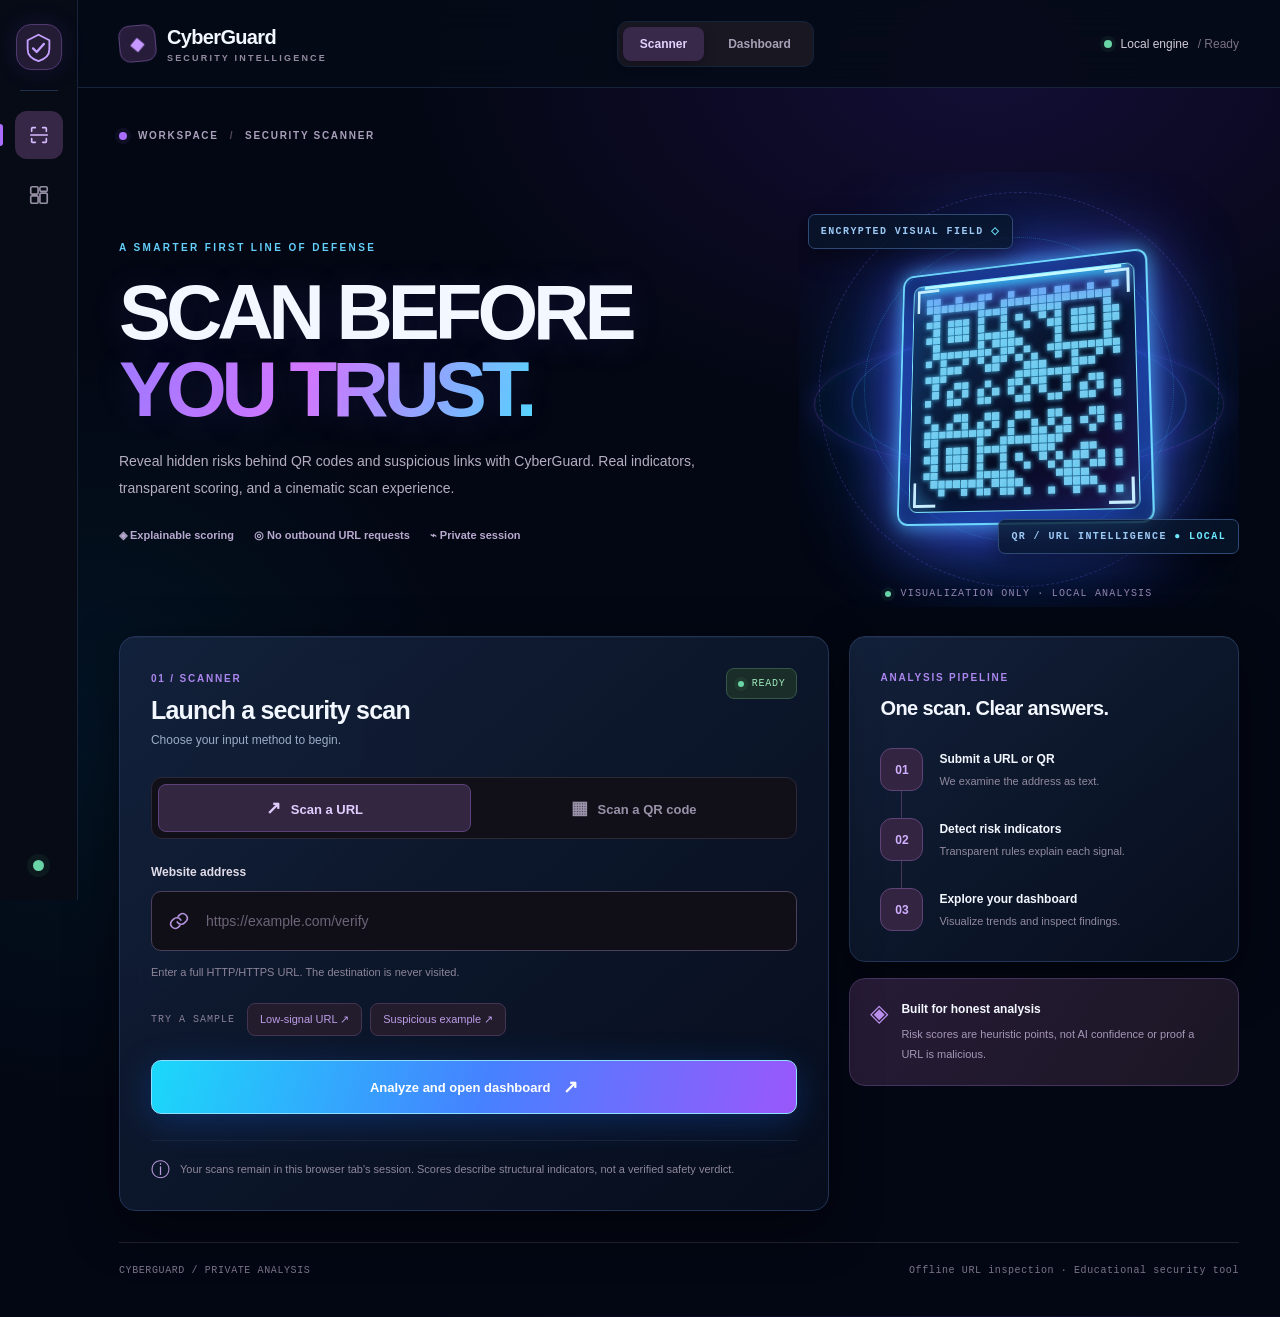
<file: templates/index.html>
<!doctype html>
<html lang="en" dir="ltr">
<head>
  <meta charset="utf-8">
  <meta name="viewport" content="width=device-width, initial-scale=1">
  <meta name="theme-color" content="#0d0c13">
  <meta name="description" content="CyberGuard — private, explainable URL and QR risk analysis.">
  <title>Scanner | CyberGuard</title>
  <link rel="stylesheet" href="/static/styles.css">
  <script src="/static/app.js" defer></script>
</head>
<body data-page="scanner">
  <div id="scanTransition" class="scan-transition" role="dialog" aria-modal="true" aria-labelledby="transitionTitle" aria-describedby="transitionDescription" hidden>
    <canvas id="particleField" class="particle-field" aria-hidden="true"></canvas>
    <div class="transition-grid" aria-hidden="true"></div>
    <div class="transition-top"><span class="transition-brand"><span class="transition-logo">✦</span> CyberGuard<span class="transition-muted"> / ANALYSIS</span></span><span class="transition-secure"><span class="transition-green"></span> LOCAL ENGINE</span></div>
    <div class="transition-content"><div class="transition-kicker"><span class="transition-spark"></span> SECURITY ANALYSIS IN PROGRESS</div><h2 id="transitionTitle">Tracing the <em>unseen.</em></h2><p id="transitionDescription">Inspecting structural URL indicators locally. The destination is never opened.</p><div class="transition-orbit-label" aria-hidden="true">SIGNAL FIELD // PATTERN RECONSTRUCTION</div><div class="transition-bottom"><span id="scanPhase" role="status">Evaluating indicators…</span><span class="transition-live">LIVE ASSESSMENT</span></div><div class="transition-progress" aria-hidden="true"><span></span></div><button id="cancelScan" type="button" class="transition-cancel">Cancel scan <span aria-hidden="true">×</span></button></div>
    <div class="transition-footer"><span>NO OUTBOUND URL REQUESTS</span><span>HEURISTIC RISK ANALYSIS, NOT AI CONFIDENCE</span></div>
  </div>
  <a href="#scannerMain" class="skip-link">Skip to scanner</a>
  <div class="application">
    <aside class="rail" aria-label="Primary navigation">
      <a class="rail-logo" href="/" aria-label="CyberGuard home"><svg viewBox="0 0 32 32" fill="none" aria-hidden="true"><path d="m16 2 12 6v10c0 7-5 11-12 13C9 29 4 25 4 18V8L16 2Z" stroke="currentColor" stroke-width="2"/><path d="m10 17 4 4 8-9" stroke="currentColor" stroke-width="2.5" stroke-linecap="round" stroke-linejoin="round"/></svg></a>
      <div class="rail-divider"></div>
      <nav class="rail-nav">
        <a href="/" class="rail-link active" aria-label="Scanner" aria-current="page" title="Scanner"><svg viewBox="0 0 24 24" fill="none" aria-hidden="true"><path d="M4 8V5a1 1 0 0 1 1-1h3m8 0h3a1 1 0 0 1 1 1v3m0 8v3a1 1 0 0 1-1 1h-3m-8 0H5a1 1 0 0 1-1-1v-3M3 12h18" stroke="currentColor" stroke-width="1.8" stroke-linecap="round"/></svg></a>
        <a href="/dashboard" class="rail-link" aria-label="Dashboard" title="Dashboard"><svg viewBox="0 0 24 24" fill="none" aria-hidden="true"><rect x="3" y="3" width="8" height="8" rx="1.5" stroke="currentColor" stroke-width="1.8"/><rect x="13" y="3" width="8" height="5" rx="1.5" stroke="currentColor" stroke-width="1.8"/><rect x="13" y="10" width="8" height="11" rx="1.5" stroke="currentColor" stroke-width="1.8"/><rect x="3" y="13" width="8" height="8" rx="1.5" stroke="currentColor" stroke-width="1.8"/></svg></a>
      </nav>
      <div class="rail-bottom"><span class="rail-online" title="Local analysis" aria-label="Local analysis ready"></span></div>
    </aside>

    <div class="app-content">
      <header class="app-header">
        <div class="identity"><span class="identity-icon">◆</span><span><strong>CyberGuard</strong><small>SECURITY INTELLIGENCE</small></span></div>
        <div class="header-tabs"><a href="/" class="header-tab selected" aria-current="page">Scanner</a><a href="/dashboard" class="header-tab">Dashboard</a></div>
        <div class="system-chip"><span class="green-dot"></span> Local engine <span class="chip-dim">/ Ready</span></div>
      </header>

      <main class="scan-main" id="scannerMain">
        <div class="scan-breadcrumb"><span class="purple-dot"></span> WORKSPACE <span class="crumb-sep">/</span> SECURITY SCANNER</div>
        <section class="scan-intro">
          <div class="intro-copy"><span class="overline">A SMARTER FIRST LINE OF DEFENSE</span><h1>SCAN BEFORE <br> <span>YOU TRUST.</span></h1><p>Reveal hidden risks behind QR codes and suspicious links with CyberGuard. Real indicators, transparent scoring, and a cinematic scan experience.</p><div class="intro-tags"><span>◈ Explainable scoring</span><span>◎ No outbound URL requests</span><span>⌁ Private session</span></div></div>
          <div class="security-art qr-cinematic-stage" aria-label="Animated holographic QR illustration" role="img">
  <div class="art-glow"></div>
  <div class="holo-halo halo-one"></div><div class="holo-halo halo-two"></div>
  <div class="holo-qr" aria-hidden="true">
    <div class="holo-face">
      <div class="qr-cells" id="holoQrCells"></div>
      <span class="holo-beam"></span>
      <span class="holo-corner corner-a"></span><span class="holo-corner corner-b"></span>
      <span class="holo-corner corner-c"></span><span class="holo-corner corner-d"></span>
    </div>
  </div>
  <div class="holo-orbit orbit-one"></div><div class="holo-orbit orbit-two"></div>
  <div class="holo-tag holo-tag-top">ENCRYPTED VISUAL FIELD <span>◇</span></div>
  <div class="holo-tag holo-tag-bottom">QR / URL INTELLIGENCE <span>● LOCAL</span></div>
  <div class="art-bottom"><span class="green-dot"></span> VISUALIZATION ONLY · LOCAL ANALYSIS</div>
</div>
</section>

        <div class="scan-workspace">
          <section class="surface scan-card" aria-labelledby="scanTitle">
            <div class="surface-top"><div><span class="section-label">01 / SCANNER</span><h2 id="scanTitle">Launch a security scan</h2><p>Choose your input method to begin.</p></div><span class="soft-status"><span class="green-dot"></span> READY</span></div>
            <div class="input-tabs" role="tablist" aria-label="Scan method"><button id="urlTab" class="input-tab selected" type="button" role="tab" aria-selected="true" aria-controls="urlPanel"><span class="tab-symbol">↗</span> Scan a URL</button><button id="qrTab" class="input-tab" type="button" role="tab" aria-selected="false" aria-controls="qrPanel"><span class="tab-symbol">▦</span> Scan a QR code</button></div>
            <form id="scanForm" novalidate>
              <div id="urlPanel" role="tabpanel" aria-labelledby="urlTab"><label class="form-label" for="urlInput">Website address</label><div class="url-field"><svg viewBox="0 0 24 24" fill="none" aria-hidden="true"><path d="M10 13a5 5 0 0 0 8 1l2-2a5 5 0 0 0-7-7l-2 2m3 4a5 5 0 0 0-8-1l-2 2a5 5 0 0 0 7 7l2-2" stroke="currentColor" stroke-width="1.8" stroke-linecap="round"/></svg><input id="urlInput" type="url" inputmode="url" maxlength="2048" autocomplete="off" spellcheck="false" placeholder="https://example.com/verify" aria-describedby="urlHint"></div><p class="field-hint" id="urlHint">Enter a full HTTP/HTTPS URL. The destination is never visited.</p><div class="samples"><span>TRY A SAMPLE</span><button type="button" class="sample-link" data-url="https://example.com">Low-signal URL ↗</button><button type="button" class="sample-link" data-url="http://paypa1.example/verify/password">Suspicious example ↗</button></div></div>
              <div id="qrPanel" role="tabpanel" aria-labelledby="qrTab" hidden><label class="form-label" for="qrFile">QR code image</label><label id="dropzone" for="qrFile" class="upload-area"><span class="upload-symbol">▦</span><strong>Drop your QR image here</strong><span>or click to browse files · PNG / JPG / WebP</span><small id="fileName">No file selected · max 5 MB</small></label><input id="qrFile" class="sr-only" type="file" accept="image/png,image/jpeg,image/webp"><p class="field-hint">Use an image with one readable QR code containing a URL.</p></div>
              <p id="errorBanner" class="error-banner" role="alert" hidden></p>
              <button type="submit" class="primary-action" id="scanButton"><span id="scanButtonLabel">Analyze and open dashboard</span><span class="button-arrow">↗</span></button>
            </form>
            <div class="scan-privacy"><span class="privacy-icon">ⓘ</span><span>Your scans remain in this browser tab's session. Scores describe structural indicators, not a verified safety verdict.</span></div>
          </section>
          <aside class="scan-side">
            <div class="surface steps-card"><span class="section-label">ANALYSIS PIPELINE</span><h3>One scan. Clear answers.</h3><div class="pipeline"><div class="pipeline-item"><span class="pipeline-number">01</span><div><strong>Submit a URL or QR</strong><p>We examine the address as text.</p></div></div><div class="pipeline-item"><span class="pipeline-number">02</span><div><strong>Detect risk indicators</strong><p>Transparent rules explain each signal.</p></div></div><div class="pipeline-item"><span class="pipeline-number">03</span><div><strong>Explore your dashboard</strong><p>Visualize trends and inspect findings.</p></div></div></div></div>
            <div class="trust-card"><span class="small-icon">◈</span><div><strong>Built for honest analysis</strong><p>Risk scores are heuristic points, not AI confidence or proof a URL is malicious.</p></div></div>
          </aside>
        </div>
        <footer class="site-footer"><span>CYBERGUARD / PRIVATE ANALYSIS</span><span>Offline URL inspection · Educational security tool</span></footer>
      </main>
    </div>
  </div>
  <div id="announcer" class="sr-only" role="status" aria-live="polite"></div>
</body>
</html>
</file>
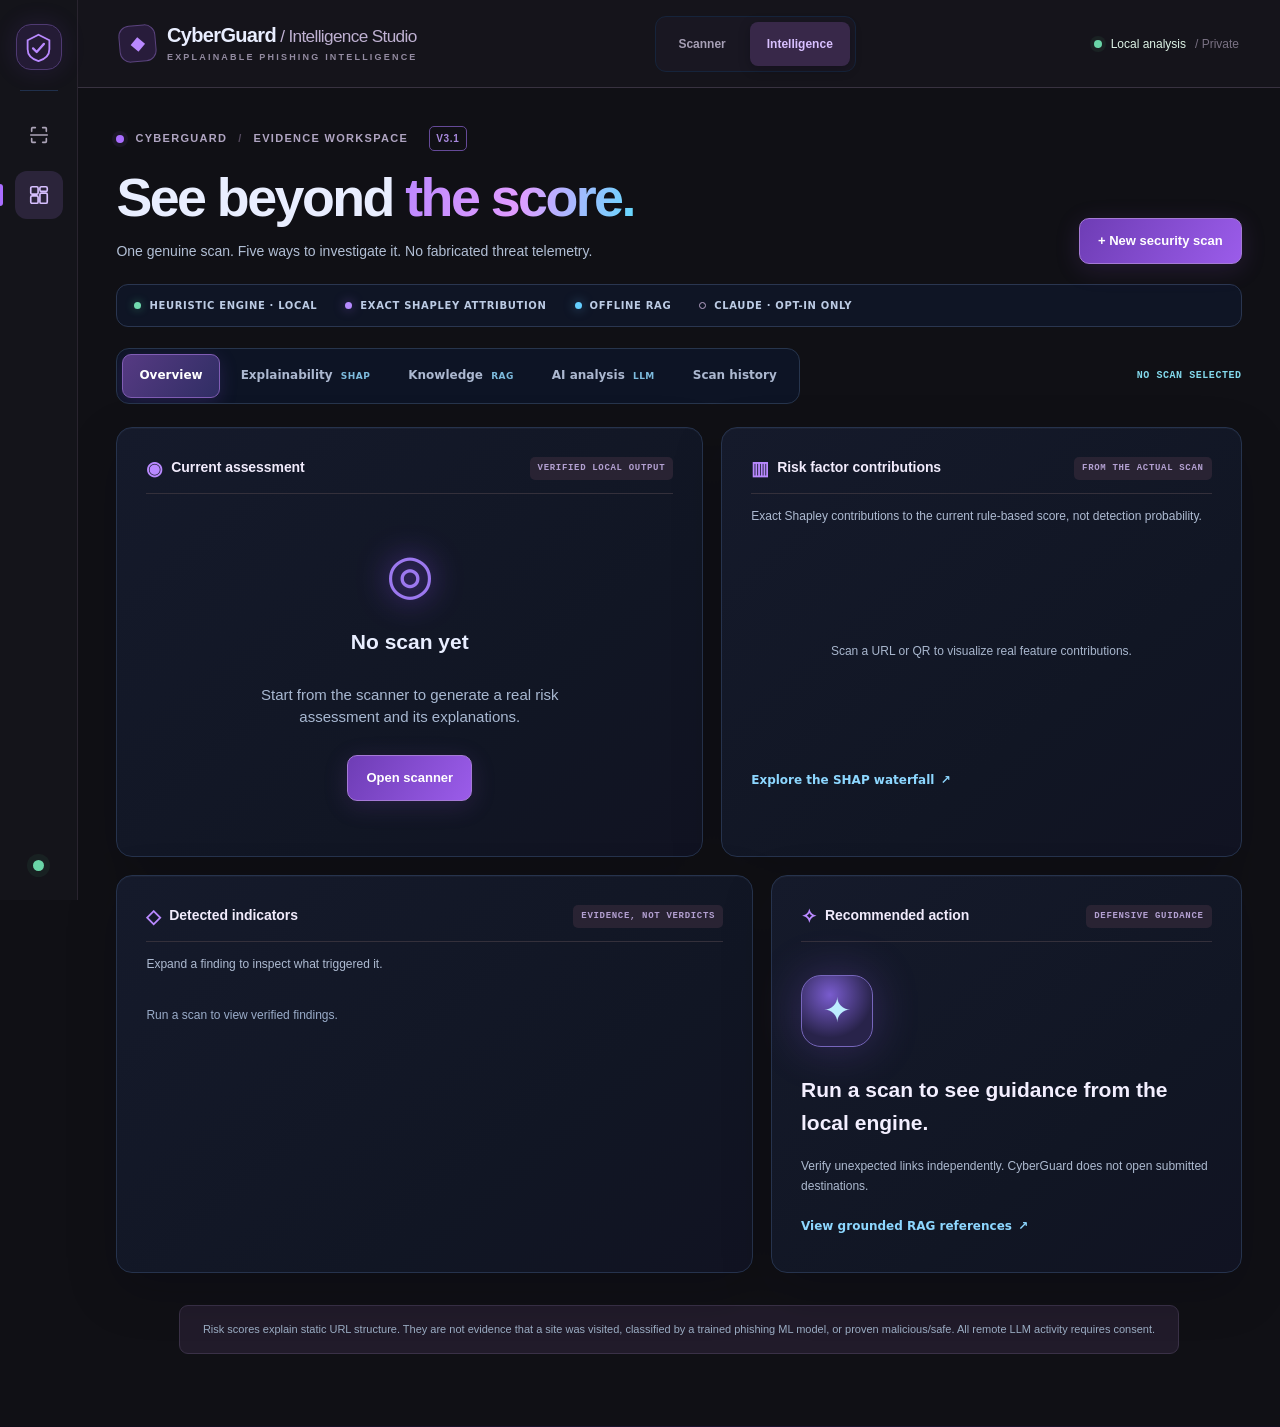
<file: templates/dashboard.html>
<!doctype html>
<html lang="en" dir="ltr">
<head>
  <meta charset="utf-8">
  <meta name="viewport" content="width=device-width, initial-scale=1">
  <meta name="theme-color" content="#070a16">
  <meta name="description" content="CyberGuard Intelligence Studio: real URL and QR risk scoring, exact Shapley attribution, grounded retrieval and opt-in Claude explanation.">
  <title>Intelligence Studio | CyberGuard</title>
  <link rel="stylesheet" href="/static/styles.css">
  <script src="/static/app.js" defer></script>
</head>
<body data-page="dashboard">
  <a class="skip-link" href="#main">Skip to content</a>
  <div class="application studio-application">
    <aside class="rail" aria-label="Primary navigation">
      <a class="rail-logo" href="/" aria-label="CyberGuard scanner"><svg viewBox="0 0 32 32" fill="none" aria-hidden="true"><path d="m16 2 12 6v10c0 7-5 11-12 13C9 29 4 25 4 18V8L16 2Z" stroke="currentColor" stroke-width="2"/><path d="m10 17 4 4 8-9" stroke="currentColor" stroke-width="2.5" stroke-linecap="round" stroke-linejoin="round"/></svg></a>
      <div class="rail-divider"></div>
      <nav class="rail-nav" aria-label="Pages">
        <a href="/" class="rail-link" aria-label="Scanner" title="Scanner"><svg viewBox="0 0 24 24" fill="none" aria-hidden="true"><path d="M4 8V5a1 1 0 0 1 1-1h3m8 0h3a1 1 0 0 1 1 1v3m0 8v3a1 1 0 0 1-1 1h-3m-8 0H5a1 1 0 0 1-1-1v-3M3 12h18" stroke="currentColor" stroke-width="1.8" stroke-linecap="round"/></svg></a>
        <a href="/dashboard" class="rail-link active" aria-current="page" aria-label="Intelligence Studio" title="Intelligence Studio"><svg viewBox="0 0 24 24" fill="none" aria-hidden="true"><rect x="3" y="3" width="8" height="8" rx="1.5" stroke="currentColor" stroke-width="1.8"/><rect x="13" y="3" width="8" height="5" rx="1.5" stroke="currentColor" stroke-width="1.8"/><rect x="13" y="10" width="8" height="11" rx="1.5" stroke="currentColor" stroke-width="1.8"/><rect x="3" y="13" width="8" height="8" rx="1.5" stroke="currentColor" stroke-width="1.8"/></svg></a>
      </nav>
      <span class="rail-bottom"><span class="rail-online" title="Offline scanner available"></span></span>
    </aside>
    <div class="app-content">
      <header class="app-header">
        <div class="identity"><span class="identity-icon" aria-hidden="true">◆</span><span><strong>CyberGuard<span class="identity-suffix"> / Intelligence Studio</span></strong><small>EXPLAINABLE PHISHING INTELLIGENCE</small></span></div>
        <div class="header-tabs" aria-label="Primary pages"><a href="/" class="header-tab">Scanner</a><a href="/dashboard" class="header-tab selected" aria-current="page">Intelligence</a></div>
        <div class="system-chip"><span class="green-dot"></span> Local analysis <span class="chip-dim">/ Private</span></div>
      </header>
      <main class="command-main studio-main" id="main">
        <div class="command-intro studio-intro">
          <div>
            <div class="scan-breadcrumb"><span class="purple-dot" aria-hidden="true"></span> CYBERGUARD <span class="crumb-sep">/</span> EVIDENCE WORKSPACE <span class="studio-version">V3.1</span></div>
            <h1>See beyond <span>the score.</span></h1>
            <p>One genuine scan. Five ways to investigate it. No fabricated threat telemetry.</p>
          </div>
          <a href="/" class="command-scan-cta">+ New security scan</a>
        </div>
        <div class="studio-statusbar" role="note"><span><i class="studio-live-dot"></i> HEURISTIC ENGINE · LOCAL</span><span><i class="studio-violet-dot"></i> EXACT SHAPLEY ATTRIBUTION</span><span><i class="studio-cyan-dot"></i> OFFLINE RAG</span><span><i class="studio-hollow-dot"></i> CLAUDE · OPT-IN ONLY</span></div>

        <div class="studio-toolbar">
          <div class="studio-tabs" role="tablist" aria-label="Dashboard views">
            <button type="button" role="tab" class="studio-tab is-active" id="tab-overview" aria-controls="panel-overview" aria-selected="true" data-tab="overview">Overview</button>
            <button type="button" role="tab" class="studio-tab" id="tab-explain" aria-controls="panel-explain" aria-selected="false" data-tab="explain" tabindex="-1">Explainability <span class="tab-label-mini">SHAP</span></button>
            <button type="button" role="tab" class="studio-tab" id="tab-knowledge" aria-controls="panel-knowledge" aria-selected="false" data-tab="knowledge" tabindex="-1">Knowledge <span class="tab-label-mini">RAG</span></button>
            <button type="button" role="tab" class="studio-tab" id="tab-llm" aria-controls="panel-llm" aria-selected="false" data-tab="llm" tabindex="-1">AI analysis <span class="tab-label-mini">LLM</span></button>
            <button type="button" role="tab" class="studio-tab" id="tab-history" aria-controls="panel-history" aria-selected="false" data-tab="history" tabindex="-1">Scan history</button>
          </div>
          <span class="studio-data-tag" id="dataSourceTag">NO SCAN SELECTED</span>
        </div>

        <section role="tabpanel" aria-labelledby="tab-overview" id="panel-overview" class="studio-panel">
          <div class="studio-hero-grid">
            <section class="ops-panel studio-score-card" aria-labelledby="assessmentHeading">
              <div class="ops-panel-heading"><h2 id="assessmentHeading"><span class="heading-icon" aria-hidden="true">◉</span> Current assessment</h2><span class="panel-mini-label">VERIFIED LOCAL OUTPUT</span></div>
              <div id="assessmentEmpty" class="studio-empty"><span class="empty-glyph">◎</span><strong>No scan yet</strong><p>Start from the scanner to generate a real risk assessment and its explanations.</p><a href="/" class="command-scan-cta">Open scanner</a></div>
              <div id="assessmentContent" hidden>
                <div class="studio-score-core">
                  <div class="mini-gauge" id="miniGauge"><div><strong id="assessmentScore">0</strong><small>RISK / 100</small></div></div>
                  <div class="assessment-copy studio-score-copy"><span class="severity-pill" id="assessmentLevel">Low</span><h3 id="assessmentHost">—</h3><p id="assessmentSummary"></p><p class="score-method">Deterministic score · not an AI confidence percentage</p></div>
                </div>
                <div class="studio-assessment-footer"><span><strong id="assessmentSignals">0</strong> active risk indicators</span><span id="assessmentTime">—</span></div>
                <button class="outline-action studio-download" id="downloadReport" type="button">↓ Export evidence JSON</button>
              </div>
            </section>
            <section class="ops-panel studio-contribution-panel" aria-labelledby="contributionHeading">
              <div class="ops-panel-heading"><h2 id="contributionHeading"><span class="heading-icon" aria-hidden="true">▥</span> Risk factor contributions</h2><span class="panel-mini-label">FROM THE ACTUAL SCAN</span></div>
              <p class="ops-hint">Exact Shapley contributions to the current rule-based score, not detection probability.</p>
              <div id="contributionBars" class="studio-contributions"><p class="studio-placeholder">Run a scan to generate the contribution chart.</p></div>
              <button type="button" class="studio-text-action" id="openExplainability">Explore the SHAP waterfall <span aria-hidden="true">↗</span></button>
            </section>
          </div>
          <div class="studio-secondary-grid">
            <section class="ops-panel studio-findings-card" aria-labelledby="findingsHeading"><div class="ops-panel-heading"><h2 id="findingsHeading"><span class="heading-icon" aria-hidden="true">◇</span> Detected indicators</h2><span class="panel-mini-label">EVIDENCE, NOT VERDICTS</span></div><p class="ops-hint">Expand a finding to inspect what triggered it.</p><div id="findingCards" class="finding-cards"><p class="findings-empty">Run a scan to view actual findings.</p></div></section>
            <section class="ops-panel studio-action-card" aria-labelledby="recommendationHeading"><div class="ops-panel-heading"><h2 id="recommendationHeading"><span class="heading-icon" aria-hidden="true">✧</span> Recommended action</h2><span class="panel-mini-label">DEFENSIVE GUIDANCE</span></div><div class="studio-action-orb" aria-hidden="true">✦</div><p id="assessmentRecommendation" class="studio-action-copy">Run a scan to see the next step recommended by the local engine.</p><p class="studio-action-footnote">Verify unexpected links independently. CyberGuard does not open submitted destinations.</p><button id="openKnowledge" class="studio-text-action" type="button">View grounded RAG references <span aria-hidden="true">↗</span></button></section>
          </div>
        </section>

        <section role="tabpanel" aria-labelledby="tab-explain" id="panel-explain" class="studio-panel" hidden>
          <div class="studio-section-intro"><div><span class="studio-kicker">EXPLAINABLE SECURITY / EXACT SHAPLEY VALUES</span><h2>Why did the engine assign this score?</h2><p>The waterfall below is calculated server-side for the same deterministic risk score returned by the scanner.</p></div><span class="studio-tech-chip">EXACT · 9 FLAGS MAX</span></div>
          <div class="studio-analysis-grid">
            <section class="ops-panel studio-waterfall-panel" aria-labelledby="shapHeading"><div class="ops-panel-heading"><h3 id="shapHeading"><span class="heading-icon" aria-hidden="true">↗</span> SHAP waterfall</h3><span class="panel-mini-label">POINTS / 100</span></div><div id="shapEmpty" class="studio-placeholder">Scan a link to visualize exact additive Shapley values.</div><svg id="shapWaterfall" viewBox="0 0 760 330" role="img" aria-label="Exact Shapley waterfall contributions" hidden></svg><div id="shapValueTable" class="shap-data-table" aria-live="polite"></div></section>
            <section class="ops-panel studio-method-panel" aria-labelledby="methodHeading"><div class="ops-panel-heading"><h3 id="methodHeading"><span class="heading-icon" aria-hidden="true">◈</span> Methodology</h3></div><div class="method-stat"><span>MODEL EXPLAINED</span><strong>Deterministic rule engine</strong></div><div class="method-stat"><span>ALGORITHM</span><strong>Exact Shapley enumeration</strong></div><div class="method-stat"><span>BASELINE</span><strong>0 points · all risk flags off</strong></div><div class="method-stat"><span>CALIBRATION</span><strong>Not a probability or ML prediction</strong></div><p class="method-note">These are mathematically exact SHAP-method attributions of the existing heuristic function. No trained model or independently measured accuracy is implied. Under the 100-point cap, Shapley distributes credit fairly across active rules.</p><a href="https://shap.readthedocs.io/en/latest/example_notebooks/api_examples/explainers/Exact.html" class="studio-reference-link" rel="noopener noreferrer" target="_blank">Learn about exact Shapley explanations ↗</a></section>
          </div>
        </section>

        <section role="tabpanel" aria-labelledby="tab-knowledge" id="panel-knowledge" class="studio-panel" hidden>
          <div class="studio-section-intro"><div><span class="studio-kicker">RETRIEVAL-AUGMENTED GUIDANCE</span><h2>Evidence you can trace.</h2><p>Curated cybersecurity guidance, ranked locally by analyzer signals and BM25 keyword relevance. This is not a live reputation service.</p></div><span class="studio-tech-chip">OFFLINE · FTC / CISA / OWASP</span></div>
          <div class="studio-knowledge-layout"><section class="ops-panel studio-knowledge-panel"><div class="ops-panel-heading"><h3><span class="heading-icon" aria-hidden="true">⌕</span> Retrieved guidance</h3><span class="panel-mini-label" id="ragCoverage">NO SCAN SELECTED</span></div><p class="ops-hint">Select a completed scan. The server verifies its short-lived signed evidence token before retrieving reference summaries.</p><div id="ragReferences" class="rag-document-grid"><p class="studio-placeholder">Run a scan to retrieve source-linked security guidance.</p></div></section><aside class="ops-panel studio-retrieval-method"><div class="ops-panel-heading"><h3>Retrieval pipeline</h3></div><div class="retrieval-step"><span>01</span><strong>Verified scan evidence</strong><small>Only known active rule IDs, no full URL.</small></div><div class="retrieval-step"><span>02</span><strong>Hybrid BM25 + rule matching</strong><small>Ranks curated, local summaries.</small></div><div class="retrieval-step"><span>03</span><strong>Cited guidance</strong><small>Original source titles and URLs remain visible.</small></div><p class="method-note">Source matching is evidence coverage, not model accuracy. No live websites are visited automatically.</p></aside></div>
        </section>

        <section role="tabpanel" aria-labelledby="tab-llm" id="panel-llm" class="studio-panel" hidden>
          <div class="studio-section-intro"><div><span class="studio-kicker">LLM / OPT-IN ASSISTANCE</span><h2>Turn the evidence into an explanation.</h2><p>Claude can summarize the verified findings and retrieved references. It cannot change the risk score.</p></div><span class="studio-tech-chip">ANTHROPIC MESSAGES API</span></div>
          <div class="studio-llm-grid"><section class="ops-panel studio-llm-panel"><div class="ops-panel-heading"><h3><span class="heading-icon" aria-hidden="true">✧</span> Claude analysis</h3><span class="panel-mini-label">OPTIONAL REMOTE API</span></div><div class="llm-provider"><span class="ai-orb" aria-hidden="true"></span><div><strong id="aiServiceStatus" role="status">Checking configuration…</strong><small>Server-side secret only · never exposed to the browser</small></div></div><label class="ai-consent studio-ai-consent"><input id="aiConsent" type="checkbox"><span>I consent to send the scanned <strong>hostname, protocol, risk score and indicator IDs</strong> with retrieved public guidance to Anthropic. URL paths, queries, QR images and credentials are not sent. Provider usage may incur charges.</span></label><button type="button" id="aiExplainButton" class="ai-explain-button" disabled>✦ Generate a grounded explanation</button><p id="aiFeedback" class="ai-feedback" role="status">Select a scan and review the consent notice.</p><div id="aiAnswer" class="ai-answer studio-ai-answer" hidden><span class="ai-answer-label">GENERATED EXPLANATION · NOT A SAFETY VERDICT</span><p id="aiSummary"></p><h4>Recommended actions</h4><ul id="aiActions"></ul><p id="aiLimitations" class="ai-limits"></p><div id="aiCitations" class="ai-cited"></div></div></section><aside class="ops-panel studio-retrieval-method"><div class="ops-panel-heading"><h3>What Claude does — and doesn't</h3></div><div class="method-stat"><span>ROLE</span><strong>Evidence-grounded text synthesis</strong></div><div class="method-stat"><span>DATA POLICY</span><strong>Explicit consent before sending</strong></div><div class="method-stat"><span>RISK SCORE</span><strong>Original heuristic unchanged</strong></div><div class="method-stat"><span>CONFIDENCE</span><strong>Not calibrated; no fake percent</strong></div><p class="method-note">Claude needs a separate API key on your computer. With no key, the scanner, SHAP and offline RAG continue to work.</p></aside></div>
        </section>

        <section role="tabpanel" aria-labelledby="tab-history" id="panel-history" class="studio-panel" hidden>
          <div class="studio-section-intro"><div><span class="studio-kicker">BROWSER SESSION ANALYTICS</span><h2>Your actual scan activity.</h2><p>Charts use scans completed in this browser tab only, never fictional incident metrics.</p></div><button id="clearHistory" class="outline-action small" type="button">Clear session</button></div>
          <div class="studio-history-cards"><section class="ops-panel"><span class="studio-kpi-label">COMPLETED SCANS</span><strong id="totalScans" class="studio-kpi">0</strong><small>Stored only in this tab</small></section><section class="ops-panel"><span class="studio-kpi-label">HIGH RISK</span><strong id="highCount" class="studio-kpi accent-red">0</strong><small>Rule score ≥50</small></section><section class="ops-panel"><span class="studio-kpi-label">MEAN RISK SCORE</span><strong id="averageRisk" class="studio-kpi">—</strong><small>Heuristic points / 100</small></section></div>
          <section class="ops-panel studio-trend-panel" aria-labelledby="historyChartTitle"><div class="ops-panel-heading"><h3 id="historyChartTitle"><span class="heading-icon" aria-hidden="true">⌁</span> Score history</h3><span class="panel-mini-label">LAST 12 COMPLETED SCANS</span></div><svg id="trendChart" viewBox="0 0 860 260" role="img" aria-label="Risk scores for recent completed scans"></svg><p id="trendEmpty" class="studio-placeholder">No completed scans available.</p></section>
          <section class="ops-panel studio-history-table"><div class="ops-panel-heading"><h3><span class="heading-icon" aria-hidden="true">▤</span> Scan records</h3><span class="panel-mini-label">SELECT TO INSPECT</span></div><div class="table-scroll"><table class="activity-table"><thead><tr><th scope="col">Domain</th><th scope="col">Input</th><th scope="col">Indicators</th><th scope="col">Risk</th><th scope="col">Score</th><th scope="col">Time</th><th scope="col">Action</th></tr></thead><tbody id="activityBody"><tr><td colspan="7" class="table-empty">No scans yet.</td></tr></tbody></table></div></section>
        </section>
        <p class="footer-disclaimer studio-disclaimer">Risk scores explain static URL structure. They are not evidence that a site was visited, classified by a trained phishing ML model, or proven malicious/safe. All remote LLM activity requires consent.</p>
      </main>
    </div>
  </div>
  <div id="announcer" class="sr-only" role="status" aria-live="polite"></div>
</body>
</html>
</file>
<file: static/styles.css>
/* CyberGuard — English-only, dark security analytics design.
   All charts are driven by browser-session scans. No externally hosted assets. */
:root{color-scheme:dark;--bg:#0b0a10;--surface:#17151e;--surface2:#1d1b27;--rail:#0e0d14;--stroke:#302c3a;--stroke-soft:#282530;--text:#f4f2fa;--muted:#9995aa;--purple:#b184ff;--purple-deep:#7747d7;--purple-soft:rgba(164,114,255,.15);--green:#69d5a7;--red:#ff7582;--yellow:#f8c86c;--radius:16px;--shadow:0 18px 54px rgba(0,0,0,.2)}
*{box-sizing:border-box}html{scroll-behavior:smooth}body{margin:0;background:radial-gradient(ellipse 1000px 520px at 78% -26%,rgba(115,54,188,.13),transparent 78%),var(--bg);color:var(--text);font-family:Inter,"Segoe UI",Arial,Helvetica,sans-serif;-webkit-font-smoothing:antialiased}button,input{font:inherit}button{cursor:pointer}a{color:inherit;text-decoration:none}a:hover{color:var(--purple)}button:focus-visible,a:focus-visible,input:focus-visible{outline:2px solid var(--purple);outline-offset:3px}::selection{background:rgba(163,105,255,.37)}[hidden]{display:none!important}.sr-only{position:absolute;width:1px;height:1px;overflow:hidden;clip:rect(0,0,0,0);white-space:nowrap;clip-path:inset(50%)}.application{min-height:100vh;display:grid;grid-template-columns:78px minmax(0,1fr)}
.rail{position:sticky;top:0;height:100vh;background:var(--rail);border-right:1px solid var(--stroke-soft);display:flex;align-items:center;flex-direction:column;gap:20px;z-index:10}.rail-logo{display:grid;place-items:center;width:46px;height:46px;margin-top:24px;border-radius:15px;background:#241b35;border:1px solid #4f3a72;color:#c3a0ff;box-shadow:0 0 25px rgba(118,71,204,.16)}.rail-logo svg{width:29px}.rail-divider{width:38px;height:1px;background:var(--stroke)}.rail-nav{display:grid;gap:12px;width:100%;justify-items:center}.rail-link{width:48px;height:48px;border-radius:12px;color:#9691a5;display:grid;place-items:center;position:relative;transition:color .16s,background .16s}.rail-link svg{width:22px}.rail-link:hover{background:#252033;color:#ddd4ee}.rail-link.active{color:#d5baff;background:#362746}.rail-link.active::before{position:absolute;content:"";left:-15px;top:13px;height:22px;width:3px;border-radius:0 4px 4px 0;background:var(--purple)}.rail-bottom{margin-top:auto;margin-bottom:29px}.rail-online{display:block;height:11px;width:11px;border-radius:50%;background:var(--green);box-shadow:0 0 0 6px rgba(74,191,134,.08)}.app-content{min-width:0}.app-header{height:88px;border-bottom:1px solid var(--stroke-soft);display:flex;align-items:center;justify-content:space-between;padding:0 clamp(22px,3.2vw,54px);gap:18px;background:rgba(15,14,21,.94)}.identity{display:flex;align-items:center;gap:11px}.identity-icon{width:37px;height:37px;border:1px solid #5a437e;background:#281c3b;display:grid;place-items:center;border-radius:11px;color:#c599ff;transform:rotate(-5deg);font-size:19px}.identity strong{display:block;font-size:20px;letter-spacing:-.65px;line-height:1.3}.identity small{display:block;font-size:9px;letter-spacing:2.2px;color:#938ba1;font-weight:650;margin-top:3px}.header-tabs{display:flex;align-items:center;gap:7px;padding:5px;background:#191722;border:1px solid var(--stroke-soft);border-radius:11px}.header-tab{font-size:12px;font-weight:700;color:#a69fb5;border-radius:8px;padding:10px 17px}.header-tab.selected{background:#382849;color:#e4d2ff;box-shadow:0 3px 12px #08050f44}.system-chip{white-space:nowrap;font-size:12px;color:#d1cbd7;display:flex;align-items:center;gap:9px}.green-dot,.purple-dot{display:inline-block;width:8px;height:8px;flex:0 0 8px;border-radius:50%;background:var(--green);box-shadow:0 0 0 4px rgba(82,207,143,.07)}.purple-dot{background:var(--purple);box-shadow:0 0 0 4px rgba(164,114,255,.07)}.chip-dim{color:#797183}.scan-main,.dashboard-main{max-width:1540px;margin:auto;padding:42px clamp(22px,3.2vw,54px) 12px}.scan-breadcrumb{display:flex;align-items:center;gap:11px;color:#aaa0bc;letter-spacing:1.7px;font-size:10px;font-weight:760}.crumb-sep{color:#554b60}.scan-intro{display:grid;grid-template-columns:minmax(0,1.2fr) minmax(280px,.8fr);gap:20px;align-items:center;min-height:329px;margin-top:26px;position:relative}.intro-copy{position:relative;z-index:1}.overline{font-size:10px;font-weight:800;letter-spacing:2px;color:#b998ff}.scan-intro h1{font-size:clamp(44px,4.8vw,77px);letter-spacing:-3.5px;line-height:1.09;margin:19px 0 19px;font-weight:790}.scan-intro h1 span,.dashboard-intro h1 span{color:var(--purple)}.scan-intro p{font-size:14px;color:#b5aec0;line-height:1.95;max-width:590px;margin:0}.intro-tags{display:flex;gap:20px;flex-wrap:wrap;margin-top:27px;color:#b8a9ce;font-size:11px;font-weight:650}.security-art{position:relative;min-height:320px;display:grid;place-items:center;overflow:hidden}.art-glow{position:absolute;width:270px;height:270px;border-radius:50%;background:#7034ca;filter:blur(100px);opacity:.19;pointer-events:none}.security-svg{width:min(100%,405px);position:relative;z-index:1;filter:drop-shadow(0 16px 34px #643db333)}.art-bottom{position:absolute;bottom:13px;display:flex;gap:9px;align-items:center;color:#9888ae;font-family:ui-monospace,Consolas,monospace;font-size:10px;letter-spacing:1.2px}.art-bottom .green-dot{height:6px;width:6px;flex-basis:6px}.scan-workspace{display:grid;grid-template-columns:minmax(0,1.55fr) minmax(310px,.85fr);gap:20px;align-items:start;margin-top:24px}.surface{min-width:0;background:linear-gradient(157deg,rgba(31,28,40,.6),transparent 53%),var(--surface);border:1px solid var(--stroke);border-radius:var(--radius);box-shadow:var(--shadow)}.scan-card{padding:31px}.surface-top,.widget-heading{display:flex;gap:15px;align-items:start;justify-content:space-between}.section-label{font-size:10px;letter-spacing:1.8px;color:#ac86ef;font-weight:800}.surface-top h2{font-size:25px;letter-spacing:-.8px;margin:10px 0 8px}.surface-top p{font-size:12px;color:var(--muted);margin:0}.soft-status,.widget-badge{white-space:nowrap;font-family:ui-monospace,Consolas,monospace;font-size:10px;letter-spacing:.75px;color:#b9aacb;border:1px solid #44364e;background:#251d30;border-radius:8px;padding:9px 11px;display:inline-flex;align-items:center;gap:8px}.soft-status{color:#9ce7bc;background:#1b2d28;border-color:#345747}.soft-status .green-dot{height:6px;width:6px;flex-basis:6px}.input-tabs{display:grid;grid-template-columns:1fr 1fr;gap:6px;margin:30px 0 26px;padding:6px;background:#111019;border:1px solid #2b2838;border-radius:11px}.input-tab{min-height:48px;background:transparent;color:#9991a8;border:1px solid transparent;border-radius:8px;font-size:13px;font-weight:700}.input-tab.selected{background:#332640;border-color:#5d427c;color:#e1ceff}.tab-symbol{font-size:18px;margin-right:6px}.form-label{font-size:12px;color:#e1dce9;font-weight:720;display:block;margin-bottom:12px}.url-field{height:60px;border:1px solid #4a405a;background:#100f17;border-radius:10px;display:flex;align-items:center;padding:0 16px;gap:14px;transition:border-color .2s}.url-field:focus-within{border-color:#b58bff;box-shadow:0 0 0 3px #a26dff16}.url-field svg{width:22px;color:#b291da;flex:0 0 22px}.url-field input{color:var(--text);background:transparent;border:0;outline:none;width:100%;min-width:0;font-size:14px}.url-field input::placeholder{color:#6c6478}.field-hint{margin:12px 0 22px;font-size:11px;color:#8c859a;line-height:1.65}.samples{display:flex;align-items:center;gap:8px;flex-wrap:wrap;padding:0 0 24px}.samples>span{font-family:ui-monospace,Consolas,monospace;font-size:10px;letter-spacing:1px;color:#888199;margin-right:4px}.sample-link{background:#221c2c;border:1px solid #433453;border-radius:8px;color:#bd9de8;font-size:11px;padding:9px 12px}.sample-link:hover{background:#322340;border-color:#895eb6}.upload-area{min-height:186px;background:repeating-linear-gradient(145deg,transparent,transparent 11px,rgba(118,76,162,.025) 11px,rgba(118,76,162,.025) 13px),#14111e;border:1.5px dashed #5d4a74;border-radius:12px;display:flex;flex-direction:column;align-items:center;justify-content:center;text-align:center;gap:9px;cursor:pointer}.upload-area.dragging,.upload-area:hover{border-color:var(--purple);background:#21172d}.upload-symbol{display:grid;place-items:center;width:48px;height:48px;background:#372649;color:#d1a8ff;border-radius:12px;font-size:28px}.upload-area strong{font-size:14px}.upload-area span:not(.upload-symbol),.upload-area small{font-size:11px;color:#9990a8}.upload-area small{color:#bba2de}.primary-action{background:linear-gradient(115deg,#ac79f6,#8656db);border:1px solid #be92ff;color:#10091c;min-height:54px;padding:13px 23px;border-radius:10px;font-size:13px;font-weight:850;display:flex;align-items:center;justify-content:center;gap:13px;box-shadow:0 6px 22px #7f47df44;transition:transform .16s,box-shadow .16s}.primary-action:hover{color:#09050d;transform:translateY(-1px);box-shadow:0 10px 29px #955aff55}.primary-action:disabled{opacity:.6;cursor:wait}.scan-card .primary-action{width:100%}.button-arrow{font-size:18px}.error-banner{padding:13px 14px;border:1px solid #80404a;border-radius:9px;background:#40202a;color:#ffd5d7;font-size:12px;margin:0 0 17px}.scan-privacy{display:flex;gap:10px;align-items:start;border-top:1px solid var(--stroke-soft);margin-top:26px;padding-top:19px;color:#8e879b;font-size:11px;line-height:1.7}.privacy-icon{font-size:19px;color:#bb9ade;line-height:1}.scan-side{display:grid;gap:16px}.steps-card{padding:30px}.steps-card h3{font-size:20px;letter-spacing:-.6px;margin:12px 0 28px}.pipeline{position:relative;display:grid;gap:27px}.pipeline::before{position:absolute;content:"";left:21px;top:23px;bottom:25px;width:1px;background:#483758}.pipeline-item{display:flex;align-items:start;gap:16px;position:relative}.pipeline-number{display:grid;place-items:center;width:43px;height:43px;flex:0 0 43px;border-radius:12px;background:#332441;border:1px solid #5f4376;color:#d0b0ff;font-size:12px;font-weight:900;z-index:1}.pipeline-item strong{display:block;font-size:12px;margin:4px 0 7px}.pipeline-item p{font-size:11px;color:#928a9f;line-height:1.5;margin:0}.trust-card{border:1px solid #45345e;background:linear-gradient(125deg,#271b37,#1a1623);border-radius:var(--radius);padding:20px;display:flex;gap:13px}.small-icon{color:#bc92ef;font-size:24px}.trust-card strong{font-size:12px}.trust-card p{color:#a597b8;font-size:11px;line-height:1.8;margin:8px 0 0}.site-footer{margin-top:31px;border-top:1px solid #24212e;padding:22px 0 28px;display:flex;justify-content:space-between;gap:12px;color:#7d748a;font-family:ui-monospace,Consolas,monospace;font-size:10px;letter-spacing:.6px}
/* Results dashboard */
.dashboard-main{padding-top:40px}.dashboard-intro{display:flex;align-items:end;justify-content:space-between;gap:20px;margin-bottom:25px}.dashboard-intro h1{font-size:clamp(30px,3.3vw,45px);letter-spacing:-1.65px;margin:17px 0 8px}.dashboard-intro p{font-size:12px;color:#a8a0b4;margin:0}.dashboard-new{white-space:nowrap;min-height:44px;font-size:12px;padding:10px 21px;color:#1a1026}.dashboard-note{display:flex;align-items:center;gap:12px;padding:14px 18px;border:1px solid #3b3350;background:#201b2b;border-radius:11px;font-size:11px;margin-bottom:19px;color:#a99db8}.dashboard-note strong{color:#e5d4f7;font-size:12px;white-space:nowrap}.dashboard-note .green-dot{width:7px;height:7px;flex-basis:7px}.note-link{white-space:nowrap;margin-left:auto;color:#c7a4ff;font-weight:750}.metrics-grid{display:grid;grid-template-columns:repeat(4,minmax(0,1fr));gap:16px}.metric-widget{padding:22px 24px}.widget-eyebrow{display:flex;align-items:center;justify-content:space-between;letter-spacing:1.2px;font-size:10px;font-weight:800;color:#9e95aa}.metric-glyph{font-size:21px}.purple-text{color:#b188fa}.red-text{color:var(--red)}.yellow-text{color:var(--yellow)}.green-text{color:var(--green)}.metric-number{font-size:clamp(31px,3.1vw,45px);letter-spacing:-2px;font-weight:780;margin:13px 0 8px}.metric-number small{letter-spacing:0;font-size:13px;color:#7f758e;font-weight:550}.metric-foot{font-size:11px;color:#8e849b;display:flex;align-items:center;gap:7px}.metric-mini{width:7px;height:7px;border-radius:2px}.metric-mini.purple,.legend-square.violet{background:#a77efa}.metric-mini.red,.legend-square.red{background:var(--red)}.metric-mini.yellow,.legend-square.yellow{background:var(--yellow)}.metric-mini.green,.legend-square.green{background:var(--green)}.analytics-grid{display:grid;grid-template-columns:repeat(12,minmax(0,1fr));gap:17px;margin-top:18px}.widget{padding:25px;min-width:0}.trend-widget{grid-column:span 7}.distribution-widget{grid-column:span 5}.assessment-widget{grid-column:span 5}.signals-widget{grid-column:span 7}.widget-heading{align-items:center}.widget-heading h2{font-size:18px;letter-spacing:-.55px;margin:8px 0 0}.widget-description{font-size:11px;color:#8c8399;line-height:1.6;margin:11px 0 17px}.widget-badge{color:#ac98c4;font-size:9px}.chart-area{height:270px;position:relative}.chart-area svg{width:100%;height:100%;display:block}.chart-empty{font-size:12px;color:#887d99;position:absolute;left:0;right:0;top:43%;text-align:center}.chart-legend{display:flex;align-items:center;justify-content:space-between;gap:14px;font-size:11px;color:#aa9db9;margin-top:3px}.chart-legend>span{display:inline-flex;align-items:center;gap:8px}.legend-square{width:10px;height:10px;border-radius:3px;display:inline-block;flex:0 0 10px}.legend-side{font-family:ui-monospace,Consolas,monospace;font-size:10px;color:#80748c}.donut-area{height:200px;position:relative;display:flex;align-items:center;justify-content:center;margin:2px 0 0}.donut-area svg{width:212px;height:212px;max-width:100%}.donut-track{fill:none;stroke:#302a3d;stroke-width:23}.donut-segment{fill:none;stroke-width:23;stroke-linecap:butt}.donut-middle{position:absolute;text-align:center;display:flex;flex-direction:column;gap:2px}.donut-middle strong{font-size:39px;letter-spacing:-1.6px}.donut-middle span{font-size:11px;color:#948a9e}.severity-legend{display:grid;gap:0;margin:3px 0 0}.severity-legend>div{display:flex;justify-content:space-between;gap:16px;padding:10px 0;border-bottom:1px solid var(--stroke-soft);font-size:11px}.severity-legend>div:last-child{border:0}.severity-legend>div span{display:flex;align-items:center;gap:9px;color:#c1b9cc}.severity-legend small{font-size:10px;color:#807588}.severity-legend strong{font-size:12px}.widget-empty{padding:60px 10px;text-align:center;color:#91859f;font-size:12px;line-height:1.8}.widget-empty a{display:block;color:#cca7ff;margin-top:12px}.assessment-upper{display:flex;align-items:center;gap:20px;margin:21px 0 22px}.mini-gauge{--score-angle:0deg;--score-color:var(--purple);width:152px;height:152px;flex:0 0 152px;padding:12px;border-radius:50%;display:grid;place-items:center;background:conic-gradient(var(--score-color) var(--score-angle),#302b3b 0)}.mini-gauge>div{background:#191622;width:100%;height:100%;border-radius:50%;display:flex;flex-direction:column;align-items:center;justify-content:center}.mini-gauge strong{font-size:44px;letter-spacing:-2px;line-height:1.2}.mini-gauge small{font-size:11px;color:#92879e}.assessment-copy{min-width:0}.severity-pill{display:inline-block;font-size:10px;text-transform:uppercase;font-weight:850;padding:6px 10px;border-radius:6px;border:1px solid #67517e;background:#39264b;color:#d4b6ff}.severity-pill.high{border-color:#9f4853;background:#44232c;color:#ffa5ae}.severity-pill.elevated{border-color:#80613e;background:#403021;color:#ffda99}.severity-pill.low{border-color:#317158;background:#1b3930;color:#a9edca}.assessment-copy h3{font-size:17px;margin:14px 0 7px;overflow-wrap:anywhere}.assessment-copy p{font-size:11px;line-height:1.75;color:#afa4bb;margin:0}.assessment-bottom{display:flex;justify-content:space-between;align-items:center;gap:12px;color:#96889e;font-size:11px;border-top:1px solid var(--stroke-soft);padding:14px 0}.assessment-bottom strong{color:#e8d6fa}.outline-action{font-size:11px;color:#caa6fe;background:#221b30;border:1px solid #604b7a;border-radius:8px;padding:11px 14px;font-weight:740;transition:background .15s}.outline-action:hover{background:#342444}.outline-action.small{padding:8px 10px}.assessment-widget .outline-action{width:100%}.signals-widget .widget-description{margin-bottom:25px}.signal-bars{display:grid;gap:18px}.signal-entry{display:grid;grid-template-columns:minmax(0,1fr) 32px;column-gap:18px;row-gap:8px;align-items:center}.signal-entry .signal-label{color:#d4ccdb;font-size:12px;white-space:nowrap;overflow:hidden;text-overflow:ellipsis}.signal-entry .signal-value{font-size:11px;font-weight:800;text-align:right;color:#bca6df}.signal-track{height:8px;border-radius:999px;background:#302a3d;overflow:hidden;grid-column:1/-1}.signal-fill{display:block;height:100%;border-radius:999px;background:linear-gradient(90deg,#704bd4,#be9cff)}.activity-widget{margin-top:18px}.activity-actions{display:flex;align-items:center;gap:10px}.table-scroll{overflow:auto;margin-top:22px}.activity-table{border-collapse:collapse;width:100%;min-width:680px;text-align:left}.activity-table th{border-bottom:1px solid #39323f;color:#8d849b;font-size:10px;text-transform:uppercase;letter-spacing:.9px;padding:14px 10px}.activity-table td{padding:16px 10px;border-bottom:1px solid #2d2834;font-size:11px;color:#d2cadb}.activity-table tr:last-child td{border-bottom:0}.activity-table .table-empty{text-align:center;padding:45px;color:#877d96}.activity-table td.domain{font-weight:750;word-break:break-word;max-width:190px}.score-cell{font-family:ui-monospace,Consolas,monospace;color:#e0d9e7;font-weight:750}.table-pill{font-size:10px;font-weight:800;border-radius:5px;padding:6px 10px;white-space:nowrap;display:inline-block;background:#39264b;color:#d3b4fb}.table-pill.high{background:#4a222e;color:#ffadb1}.table-pill.elevated{background:#4b3624;color:#ffd99d}.table-pill.low{background:#1b3a31;color:#91e4bf}.table-button{border:1px solid #4b3d60;background:transparent;color:#d6bbff;border-radius:7px;padding:7px 10px;font-size:10px;font-weight:750}.table-button:hover{background:#332643}.dashboard-disclaimer{display:flex;gap:13px;border:1px solid #463758;background:linear-gradient(115deg,#22192d,#1a1722);border-radius:12px;margin-top:18px;padding:20px}.dashboard-disclaimer strong{font-size:12px}.dashboard-disclaimer p{font-size:11px;line-height:1.8;color:#a89cb3;margin:8px 0 0;max-width:850px}
@media(max-width:1200px){.metrics-grid{grid-template-columns:repeat(2,minmax(0,1fr))}.trend-widget,.distribution-widget,.assessment-widget,.signals-widget{grid-column:span 6}.assessment-upper{align-items:flex-start;flex-direction:column}.mini-gauge{width:135px;height:135px;flex-basis:135px}.mini-gauge strong{font-size:35px}}
@media(max-width:940px){.scan-workspace{grid-template-columns:1fr}.scan-side{grid-template-columns:1fr 1fr}.scan-intro{grid-template-columns:1fr .6fr}.analytics-grid{grid-template-columns:1fr}.trend-widget,.distribution-widget,.assessment-widget,.signals-widget{grid-column:auto}.assessment-upper{flex-direction:row;align-items:center}.security-art{min-height:250px}.security-svg{width:310px}}
@media(max-width:680px){.application{grid-template-columns:1fr}.rail{position:fixed;bottom:0;left:0;right:0;top:auto;height:61px;flex-direction:row;justify-content:center;gap:5px;border-right:0;border-top:1px solid var(--stroke);background:rgba(17,15,24,.97)}.rail-logo,.rail-divider,.rail-bottom{display:none}.rail-nav{display:flex;width:auto;gap:12px}.rail-link{width:56px;height:52px}.rail-link.active::before{left:16px;top:auto;bottom:-4px;width:24px;height:3px;border-radius:3px}.app-header{height:70px;padding:0 16px}.identity-icon{width:30px;height:30px;font-size:15px}.identity strong{font-size:16px}.identity small{font-size:7px;letter-spacing:1px}.header-tabs{padding:3px}.header-tab{padding:8px 10px;font-size:11px}.system-chip{display:none}.scan-main,.dashboard-main{padding:26px 16px 74px}.scan-intro{grid-template-columns:1fr;margin-top:23px;min-height:auto}.scan-intro h1{font-size:clamp(40px,11vw,58px);letter-spacing:-2px}.scan-intro p{font-size:12px}.security-art{display:none}.intro-tags{gap:9px;margin-top:19px;font-size:10px}.intro-tags span{border:1px solid #3e304f;padding:7px 9px;border-radius:6px}.scan-workspace{margin-top:27px}.scan-card{padding:21px}.surface-top h2{font-size:21px}.soft-status{font-size:9px}.scan-side{grid-template-columns:1fr}.steps-card{padding:23px}.pipeline{gap:18px}.dashboard-intro{align-items:start}.dashboard-intro h1{font-size:31px}.dashboard-intro p{font-size:11px;line-height:1.5}.dashboard-new{padding:9px 12px;min-height:38px;font-size:11px}.dashboard-note{flex-wrap:wrap;font-size:10px;line-height:1.6}.note-link{margin-left:0}.metrics-grid{grid-template-columns:repeat(2,minmax(0,1fr));gap:10px}.metric-widget{padding:16px}.metric-number{font-size:31px;letter-spacing:-1px}.metric-foot{font-size:9px}.widget-eyebrow{font-size:9px;letter-spacing:.7px}.analytics-grid{gap:12px;margin-top:12px}.widget{padding:18px}.widget-heading h2{font-size:17px}.widget-badge{font-size:8px}.activity-actions{flex-direction:column;align-items:end}.chart-area{height:230px}.assessment-upper{gap:14px}.mini-gauge{height:113px;width:113px;flex-basis:113px;padding:9px}.mini-gauge strong{font-size:30px}.assessment-copy h3{font-size:14px}.assessment-copy p{font-size:10px}.site-footer{flex-direction:column;gap:7px;font-size:9px}.dashboard-disclaimer{padding:15px}}
@media(max-width:380px){.metrics-grid{gap:8px}.metric-widget{padding:13px}.metric-number{font-size:27px}.identity small{display:none}.scan-intro h1{font-size:39px}.intro-tags{gap:5px}.input-tab{font-size:11px}.dashboard-new{padding:9px 10px}.assessment-upper{flex-direction:column;align-items:start}}
@media(prefers-reduced-motion:reduce){*,*::before,*::after{scroll-behavior:auto!important;transition:none!important;animation:none!important}}

/* ==============================================================
   UI/UX Pro Max applied design: CYBERGUARD / OPERATIONS DASHBOARD
   User-directed charcoal + violet palette; scans are NOT live feeds.
   ================================================================ */
:root {
  --pro-bg: #101015;
  --pro-shell: #14141a;
  --pro-card: #1b1a23;
  --pro-elevated: #21202a;
  --pro-edge: #383240;
  --pro-text: #f5f2fc;
  --pro-muted: #b6afc5;
  --pro-purple: #b989ff;
  --pro-high: #ff7582;
  --pro-amber: #f8c86c;
  --pro-low: #69d5a7;
}
body[data-page="dashboard"] {
  background:var(--pro-bg);
  color:var(--pro-text);
  font-size: 15px;
  line-height: 1.5;
}
body[data-page="dashboard"] .application { background:var(--pro-bg); }
body[data-page="dashboard"] .rail {background:var(--pro-shell);border-color:#29242f;}
body[data-page="dashboard"] .rail-logo { color:var(--pro-purple); }
body[data-page="dashboard"] .rail-link {min-width:44px;min-height:44px;color:#aca4b8;}
body[data-page="dashboard"] .rail-link.active {background:rgba(185,137,255,.14);color:#d7c0ff;}
body[data-page="dashboard"] .app-header {background:#15141b;border-bottom:1px solid var(--pro-edge);}
body[data-page="dashboard"] .identity-icon {color:var(--pro-purple);}
body[data-page="dashboard"] .identity-suffix {color:#bfb1d2;font-size:.86em;font-weight:500;}
body[data-page="dashboard"] .header-tab {min-height:44px;display:inline-flex;align-items:center;}
body[data-page="dashboard"] .header-tab.selected {color:#d8c0ff;}
body[data-page="dashboard"] .system-chip {color:#ddf3e6;}
body[data-page="dashboard"] a:focus-visible,
body[data-page="dashboard"] button:focus-visible,
body[data-page="scanner"] a:focus-visible,
body[data-page="scanner"] button:focus-visible,
body[data-page="scanner"] input:focus-visible {outline:3px solid #d7b8ff;outline-offset:3px;}
.skip-link {position:absolute;left:12px;top:-80px;z-index:200;background:#f6ecff;color:#1d1331;padding:13px 18px;border-radius:9px;}
.skip-link:focus {top:12px;}
.command-main {padding:32px clamp(18px,2.7vw,48px) 42px;min-width:0;max-width:1750px;margin:0 auto;}
.command-intro {display:flex;align-items:end;justify-content:space-between;gap:22px;margin-bottom:24px;}
.command-intro h1 {margin:7px 0 4px;font-size:clamp(29px,2.65vw,41px);font-weight:760;line-height:1.18;letter-spacing:-1.45px;}
.command-intro h1 span {color:var(--pro-purple);}
.command-intro p {max-width:720px;color:var(--pro-muted);font-size:13px;line-height:1.6;margin:9px 0 0;}
.command-intro .scan-breadcrumb {font-size:11px;color:#b0a5c2;letter-spacing:1.3px;}
.command-scan-cta {display:inline-flex;align-items:center;justify-content:center;gap:10px;min-height:46px;padding:0 18px;border-radius:10px;border:1px solid #a57ad6;background:linear-gradient(120deg,#6e3db5,#9b5cea);color:white;font-size:13px;font-weight:800;box-shadow:0 5px 24px #8b4dc52e;white-space:nowrap;text-decoration:none;transition:filter .18s ease,background .18s ease;}
.command-scan-cta svg {width:17px;height:17px;}
.command-scan-cta:hover {filter:brightness(1.12);}
.command-privacy {display:flex;align-items:center;gap:10px;background:#1b1923;border:1px solid #373042;padding:12px 16px;border-radius:11px;color:var(--pro-muted);font-size:12px;margin-bottom:16px;flex-wrap:wrap;}
.command-privacy strong {color:#d9f4df;white-space:nowrap;}
.command-privacy .green-dot{flex:0 0 7px;}
.command-local-tag {margin-left:auto;color:#c7b0df;background:#272132;border:1px solid #4e3a62;border-radius:5px;padding:5px 8px;font-size:10px;letter-spacing:1px;font-weight:750;}
.command-grid {display:grid;grid-template-columns:minmax(205px,.86fr) minmax(0,2.35fr) minmax(225px,1fr);gap:14px;align-items:start;}
.command-col {display:grid;gap:14px;min-width:0;}
.ops-panel {min-width:0;background:var(--pro-card);border:1px solid var(--pro-edge);border-radius:14px;padding:17px;box-shadow:0 5px 24px rgba(0,0,0,.08);}
.ops-panel-heading {display:flex;align-items:center;justify-content:space-between;gap:12px;padding-bottom:13px;border-bottom:1px solid #34303b;margin-bottom:13px;}
.ops-panel-heading h2 {display:flex;align-items:center;gap:8px;margin:0;color:#f1ebfc;font-size:13px;font-weight:730;line-height:1.4;}
.heading-icon {color:var(--pro-purple);font-size:19px;line-height:1;}
.panel-more {color:#b2a1ca;font-size:20px;line-height:1;}
.panel-mini-label, .subhead-tag {font-size:10px;letter-spacing:.7px;color:#bdaace;background:#292333;padding:5px 8px;border-radius:5px;font-weight:700;}
.subhead-tag {font-size:9px;margin-left:7px;}
.ops-hint {margin:0 0 13px;color:var(--pro-muted);font-size:12px;line-height:1.5;}
.severity-list {display:grid;gap:9px;}
.severity-card {padding:14px 14px 12px;background:#1a1920;border:1px solid #34313c;border-radius:10px;min-width:0;}
.severity-card>div {display:flex;align-items:center;gap:8px;font-size:12px;color:#e5dbea;}
.severity-card .severity-mark {width:7px;height:7px;border-radius:2px;background:var(--pro-high);}
.severity-elevated .severity-mark {background:var(--pro-amber)}
.severity-low .severity-mark {background:var(--pro-low)}
.severity-card strong {display:block;font-size:29px;line-height:1.25;margin:7px 0 2px;color:var(--pro-text);font-weight:770;letter-spacing:-.6px;}
.severity-card small {font-size:11px;color:#aca3ba;}
.incident-feed {display:grid;gap:2px;}
.incident-item {padding:11px 1px;display:grid;grid-template-columns:7px minmax(0,1fr) auto;gap:10px;align-items:center;border-bottom:1px solid #312c37;}
.incident-item:last-child {border-bottom:none;}
.incident-level {width:7px;height:7px;border-radius:50%;background:var(--pro-low);}
.incident-level.high {background:var(--pro-high)}
.incident-level.elevated {background:var(--pro-amber)}
.incident-main {min-width:0;}
.incident-main strong {display:block;font-size:12px;color:#efecf7;overflow-wrap:anywhere;font-weight:700;}
.incident-main small {font-size:11px;color:var(--pro-muted);}
.incident-score {font-size:12px;font-weight:800;color:#d9c2ef;}
.incidents-empty {color:var(--pro-muted);font-size:12px;padding:16px 0;line-height:1.5;}
.soft-link {display:flex;justify-content:space-between;align-items:center;min-height:44px;margin-top:8px;color:#d2afff;font-size:12px;font-weight:700;text-decoration:none;}
.soft-link:hover {color:#f0e4ff;}
.analysis-pair {display:grid;grid-template-columns:1fr 1fr;gap:13px;min-width:0;}
.chart-cell {min-width:0;background:#191821;border-radius:10px;border:1px solid #34303e;padding:16px 14px 13px;}
.chart-cell-title {display:flex;align-items:baseline;justify-content:space-between;gap:9px;flex-wrap:wrap;}
.chart-cell-title h3 {font-size:13px;font-weight:750;color:#efebf5;margin:0;}
.chart-cell-title span {color:#b4a7c1;font-size:11px;}
.compact-chart-area {height:205px;position:relative;margin:10px -1px 0;}
.compact-chart-area svg {height:100%;width:100%;display:block;}
.chart-cell-empty {position:absolute;inset:0;display:grid;place-items:center;text-align:center;margin:0;padding:30px;color:#c6b6d5;font-size:12px;line-height:1.5;}
.compact-legend {display:flex;gap:12px;flex-wrap:wrap;align-items:center;color:#d0c6d9;font-size:11px;margin-top:7px;}
.compact-legend>span {display:inline-flex;align-items:center;gap:5px;}
.mini-swatch {display:inline-block;width:7px;height:7px;border-radius:2px;background:var(--pro-purple);}
.mini-swatch.red {background:var(--pro-high);}
.mini-swatch.amber {background:var(--pro-amber);}
.mini-swatch.mint {background:var(--pro-low);}
.mini-swatch.violet {background:var(--pro-purple);}
.legend-right {margin-left:auto;}
.ops-panel.assessment-widget .assessment-upper {margin:16px 0;align-items:center;flex-direction:row;gap:23px;}
.ops-panel.assessment-widget .mini-gauge {width:130px;height:130px;flex:0 0 130px;}
.ops-panel.assessment-widget .mini-gauge>div {background:#211a2a;}
.ops-panel.assessment-widget .mini-gauge strong {font-size:39px;}
.ops-panel.assessment-widget .mini-gauge small {font-size:9px;letter-spacing:.7px;}
.ops-panel.assessment-widget .assessment-copy h3 {font-size:17px;line-height:1.3;margin:10px 0 6px;}
.ops-panel.assessment-widget .assessment-copy p {font-size:12px;line-height:1.65;color:#c1b5cf;}
.ops-panel.assessment-widget .assessment-bottom {border-color:#39303f;}
.ops-panel.assessment-widget .outline-action {min-height:44px;width:auto;padding:9px 17px;}
.assess-empty {padding:25px 8px;color:#c2b4cf;font-size:13px;line-height:1.65;}
.assess-empty a {color:#d9b9ff;}
.ops-panel.signals-widget .signal-bars {gap:12px;}
.ops-panel.signals-widget .signal-entry {grid-template-columns:minmax(0,1fr) 35px;row-gap:5px;}
.ops-panel.signals-widget .signal-label {font-size:12px;}
.ops-panel.signals-widget .signal-track {height:6px;background:#34303e;}
.ops-panel.signals-widget .signal-fill {background:linear-gradient(90deg,#7d58c6,#c5a0ff);}
.ops-panel.signals-widget .widget-empty {text-align:left;padding:14px 0;color:#bbacc9;}
.ops-panel.distribution-widget .donut-area {height:202px;}
.ops-panel.distribution-widget .donut-area svg {width:192px;height:192px;}
.ops-panel.distribution-widget .donut-track {stroke:#393040;}
.ops-panel.distribution-widget .donut-middle strong {font-size:37px;}
.ops-panel.distribution-widget .severity-legend>div {padding:9px 0;align-items:center;}
.ops-panel.distribution-widget .severity-legend>div span {font-size:12px;}
.ops-panel.distribution-widget .severity-legend small {color:#a69aaf;font-size:11px;}
.snapshot-items {display:grid;gap:0;}
.snapshot-items>div {display:flex;align-items:center;justify-content:space-between;gap:8px;border-bottom:1px solid #34303e;padding:11px 0;}
.snapshot-items>div:last-child {border-bottom:none;}
.snapshot-items span {font-size:12px;color:#bfb3cc;}
.snapshot-items strong {font-size:18px;line-height:1.2;font-weight:770;color:#eee7fc;}
.snapshot-items strong small {font-size:11px;color:#afa2bc;}
.engine-panel p {display:flex;align-items:center;gap:9px;font-size:11px;color:#c5bbd0;line-height:1.5;margin:12px 0;}
.engine-panel p:last-child {margin-bottom:0;}
.engine-dot {width:7px;height:7px;border-radius:3px;background:#b28ae6;flex:0 0 7px;}
.ops-panel.activity-widget {margin-top:15px;}
.ops-panel.activity-widget .activity-actions {flex-direction:row;align-items:center;}
.ops-panel.activity-widget .outline-action {min-height:44px;}
.ops-panel.activity-widget .table-scroll {margin-top:0;}
.ops-panel.activity-widget .activity-table th {color:#c3b8d0;border-color:#39303f;font-size:11px;}
.ops-panel.activity-widget .activity-table td {color:#ded5e7;font-size:12px;}
.ops-panel.activity-widget .table-button {min-height:38px;min-width:65px;}
.footer-disclaimer {border:1px solid #3a3147;border-radius:9px;padding:14px 16px;color:#c0b4d0;background:#211b2a;font-size:12px;line-height:1.6;margin:15px 0 0;}
/* Never hide semantic state with display styles overriding HTML's hidden attribute. */
body[data-page="dashboard"] [hidden], body[data-page="scanner"] [hidden] {display:none!important;}
@media(max-width:1340px){
  .command-grid {grid-template-columns:minmax(185px,.85fr) minmax(0,1.8fr) minmax(205px,.88fr);gap:11px;}
  .ops-panel {padding:14px;}
  .analysis-pair {grid-template-columns:1fr;}
  .compact-chart-area {height:180px;}
}
@media(max-width:1050px){
  .command-grid {grid-template-columns:minmax(0,1fr) minmax(0,2fr);}
  .command-right {grid-column:1/-1;grid-template-columns:repeat(3,minmax(0,1fr));}
  .analysis-pair {grid-template-columns:1fr 1fr;}
  .ops-panel.distribution-widget .donut-area {height:165px;}
}
@media(max-width:770px){
  .command-main {padding:24px 18px 75px;}
  .command-grid {grid-template-columns:1fr;}
  .command-left {grid-template-columns:1fr 1fr;}
  .command-right {grid-column:auto;grid-template-columns:1fr 1fr;}
  .engine-panel {grid-column:1/-1;}
  .command-intro {align-items:start;}
  .command-local-tag {display:none;}
}
@media(max-width:580px){
  .command-main {padding:22px 16px 80px;}
  .command-intro {align-items:stretch;flex-direction:column;}
  .command-intro h1 {font-size:30px;}
  .command-scan-cta {align-self:flex-start;}
  .command-left,.command-right,.analysis-pair {grid-template-columns:1fr;}
  .severity-list {grid-template-columns:repeat(3,minmax(0,1fr));}
  .severity-card {padding:10px 8px;}
  .severity-card>div {font-size:10px;}
  .severity-card small {font-size:10px;}
  .severity-card strong {font-size:25px;}
  .incident-feed {grid-template-columns:1fr;}
  .command-privacy {font-size:11px;}
  .compact-chart-area {height:215px;}
  .ops-panel.assessment-widget .assessment-upper {flex-direction:column;align-items:flex-start;}
}
@media(prefers-reduced-motion:reduce){.command-scan-cta{transition:none!important;}}
/* Reset legacy chart-card grid spans inside the new layout grid. */
.command-col {grid-template-columns:minmax(0,1fr);}
.command-col>.ops-panel {grid-column:auto;min-width:0;}
@media(min-width:581px) and (max-width:1050px){.command-right {grid-template-columns:repeat(3,minmax(0,1fr));}}
@media(min-width:581px) and (max-width:770px){.command-left {grid-template-columns:repeat(2,minmax(0,1fr));}.command-right {grid-template-columns:repeat(2,minmax(0,1fr));}.engine-panel{grid-column:1/-1!important;}}
@media(max-width:580px){.command-left,.command-right {grid-template-columns:1fr;}}


/* CYBERGUARD / MOTION SCAN TRANSITION — projection of a 3D point cloud.
   The animation indicates activity, never a fake completion percentage. */
body.scanning-active {overflow:hidden;}
.scan-transition[hidden]{display:none!important;}
.scan-transition {position:fixed;inset:0;z-index:9999;overflow:hidden;color:#f5f3ff;
  background:radial-gradient(ellipse 42% 53% at 51% 49%,#1c1740 0%,#0b0c21 54%,#070911 100%);
  font-family:Inter,ui-sans-serif,system-ui,-apple-system,Segoe UI,sans-serif;isolation:isolate;}
.scan-transition:before{content:"";position:absolute;inset:0;pointer-events:none;background:radial-gradient(ellipse 40% 44% at 50% 53%,#9d5fff15,transparent 80%);}
.particle-field{position:absolute;inset:0;width:100%;height:100%;pointer-events:none;z-index:0;}
.transition-grid{position:absolute;inset:0;opacity:.12;pointer-events:none;background-image:linear-gradient(#8f8bdc40 1px,transparent 1px),linear-gradient(90deg,#8f8bdc40 1px,transparent 1px);background-size:60px 60px;mask-image:linear-gradient(90deg,transparent,#000 24% 76%,transparent);}
.transition-top{position:absolute;z-index:2;top:0;left:0;right:0;padding:27px clamp(22px,4.7vw,76px);display:flex;align-items:center;justify-content:space-between;gap:15px;border-bottom:1px solid #bbb4e610;}
.transition-brand{font-size:15px;font-weight:780;letter-spacing:-.025em;display:flex;align-items:center;gap:9px;}
.transition-logo{display:grid;place-items:center;width:34px;height:34px;font-size:20px;border:1px solid #a982e85c;border-radius:10px;color:#d9c6ff;background:#8864db24;}
.transition-muted{color:#9291ac;font-size:12px;font-weight:500;}
.transition-secure{font-size:10px;color:#b7c8d8;letter-spacing:.15em;font-weight:750;white-space:nowrap;}
.transition-green{display:inline-block;width:7px;height:7px;border-radius:50%;background:#66e0ba;box-shadow:0 0 13px #42d0a66f;margin-right:7px;}
.transition-content{position:absolute;z-index:2;inset:20% 10% 10%;display:flex;align-items:center;justify-content:center;flex-direction:column;text-align:center;pointer-events:none;}
.transition-kicker{font-size:11px;letter-spacing:.25em;font-weight:760;color:#a8bbff;text-shadow:0 0 20px #9b7bff;}
.transition-spark{display:inline-block;width:6px;height:6px;border-radius:50%;background:#a892ff;box-shadow:0 0 12px #af9cff;vertical-align:middle;margin-right:9px;}
.transition-content h2{font-size:clamp(42px,6vw,83px);font-weight:770;letter-spacing:-.072em;line-height:1.1;margin:18px 0 0;max-width:900px;text-shadow:0 5px 36px #05060d;}
.transition-content h2 em{font-style:normal;background:linear-gradient(110deg,#98c8ff,#ab91ff,#db9efb);background-clip:text;-webkit-background-clip:text;color:transparent;}
.transition-content p{font-size:clamp(13px,1.4vw,15px);color:#b7bad5;line-height:1.75;max-width:505px;margin:16px auto 0;}
.transition-orbit-label{margin-top:clamp(220px,37vh,345px);font-size:10px;letter-spacing:.25em;color:#a09ac5;}
.transition-bottom{display:flex;align-items:center;justify-content:space-between;gap:20px;width:min(360px,100%);font-size:11px;color:#c4bfe2;margin-top:20px;}
.transition-live{font-size:9px;letter-spacing:.09em;color:#9c95ba;}
.transition-progress{width:min(360px,100%);height:3px;margin-top:12px;border-radius:10px;background:#51506e6b;overflow:hidden;}
.transition-progress span{display:block;height:100%;width:36%;background:linear-gradient(90deg,transparent,#75b8ff,#b77ffc,transparent);border-radius:10px;animation:scan-progress 1.65s ease-in-out infinite;transform:translateX(-120%);}
@keyframes scan-progress{to{transform:translateX(390%);}}
.transition-cancel{pointer-events:auto;margin-top:24px;border:1px solid #a49bc64a;border-radius:24px;padding:10px 19px;min-height:44px;background:#17152dcc;color:#e2dcef;cursor:pointer;font:inherit;font-size:12px;transition:background .2s,border-color .2s;}
.transition-cancel:hover{background:#27203d;border-color:#b8a3ed;}
.transition-cancel:focus-visible{outline:3px solid #c1a6ff;outline-offset:3px;}
.transition-cancel span{font-size:17px;margin-left:9px;vertical-align:middle;}
.transition-footer{position:absolute;bottom:28px;left:clamp(22px,4.7vw,76px);right:clamp(22px,4.7vw,76px);display:flex;justify-content:space-between;align-items:center;gap:18px;color:#8290b0;font-size:10px;letter-spacing:.11em;}
@media(max-width:720px){.transition-top{padding:17px 20px}.transition-secure{font-size:9px}.transition-muted{display:none}.transition-content{inset:21% 7% 11%}.transition-kicker{font-size:9px;letter-spacing:.15em}.transition-content h2{font-size:clamp(42px,10vw,62px)}.transition-content p{font-size:12px}.transition-orbit-label{margin-top:clamp(230px,40vh,350px);font-size:8px;letter-spacing:.1em}.transition-bottom,.transition-progress{max-width:310px}.transition-footer{font-size:8px;bottom:17px;left:20px;right:20px;letter-spacing:0;}.transition-footer span:last-child{display:none}}
@media(prefers-reduced-motion:reduce){.transition-progress span{animation:none;transform:none;width:100%;}.scan-transition *{animation:none!important;}}


/* Cinematic reference edition — custom CSS, no external shaders, tracking or CDNs */
:root{--bg:#030713;--surface:#091323;--surface2:#0c1728;--rail:#060b16;--stroke:#20304c;--stroke-soft:#16243b;--purple:#aa6dff;--purple-deep:#6b42f4;--text:#f3f7ff;--muted:#9bacc6}
body{background:radial-gradient(ellipse 780px 480px at 77% 5%,rgba(79,36,177,.22),transparent 75%),radial-gradient(ellipse 500px 500px at 7% 55%,rgba(0,161,224,.08),transparent 76%),#030713}
.app-header{background:rgba(5,11,23,.88);backdrop-filter:blur(20px)}
.surface,.ops-panel{background:linear-gradient(140deg,rgba(20,35,62,.9),rgba(7,14,29,.93));border-color:#213457;box-shadow:0 16px 52px #0007,inset 0 1px #ffffff0a}
.surface:hover,.ops-panel:hover{border-color:#39507a}
.scan-intro{min-height:445px}
.scan-intro h1{font-size:clamp(52px,6.1vw,103px);line-height:.99;letter-spacing:-.065em;max-width:820px;text-shadow:0 4px 36px #7c5cff26}
.scan-intro h1 span{background:linear-gradient(110deg,#a17bff,#d678ff 45%,#55d9ff);-webkit-background-clip:text;background-clip:text;color:transparent}
.overline{color:#63cffa;letter-spacing:.24em}
.primary-action{background:linear-gradient(105deg,#1bd8fa,#4681ff 52%,#9a57fa);color:#fff;border:1px solid #8fdfff;box-shadow:0 8px 35px #126eff44}
.primary-action:hover{color:#fff;box-shadow:0 12px 45px #438cff77}
.scan-card{backdrop-filter:blur(18px)}
.qr-cinematic-stage{min-height:435px;perspective:850px;isolation:isolate;--mouse-x:0deg;--mouse-y:0deg}
.qr-cinematic-stage .art-glow{width:370px;height:370px;background:radial-gradient(circle,#6a2aff 0%,#0062d8 43%,transparent 72%);filter:blur(54px);opacity:.47;animation:holo-pulse 5s ease-in-out infinite alternate}
.holo-halo{position:absolute;width:330px;height:330px;border:1px solid #4599ff55;border-radius:50%;box-shadow:0 0 28px #594cff25,inset 0 0 28px #0aa9ff16;transform:rotateX(65deg) rotateZ(15deg);animation:halo-turn 19s linear infinite}
.halo-two{width:400px;height:400px;border-color:#a15fff44;transform:rotateX(72deg) rotateZ(60deg);animation-duration:25s;animation-direction:reverse}
.holo-qr{position:relative;width:min(59%,240px);aspect-ratio:1;transform-style:preserve-3d;transform:rotateX(calc(11deg + var(--mouse-y))) rotateY(calc(-20deg + var(--mouse-x)));animation:holo-float 6s ease-in-out infinite;filter:drop-shadow(0 20px 34px #2a57f388);z-index:2}
.holo-qr:before{content:"";position:absolute;inset:-13px;border:2px solid #72dfff;border-radius:12px;box-shadow:0 0 22px #4bcaffbb,0 0 66px #884bff66,inset 0 0 18px #377dff77;transform:translateZ(-18px)}
.holo-face{position:absolute;inset:0;padding:15px;background:linear-gradient(135deg,#12345e,#060c23 60%,#1c0c3d);border:1px solid #83eaff;border-radius:9px;box-shadow:inset 0 0 40px #197cff3b,0 0 30px #426cff55;overflow:hidden;transform:translateZ(16px)}
.qr-cells{display:grid;grid-template-columns:repeat(25,1fr);grid-template-rows:repeat(25,1fr);width:100%;height:100%;gap:1px}
.qr-cells i{display:block;min-width:0;min-height:0}
.qr-cells .qr-lit{background:#7edbff;box-shadow:0 0 5px #55cfff;opacity:.92}
.holo-beam{position:absolute;left:5%;right:5%;height:3px;top:0;background:#c4faff;box-shadow:0 0 12px 4px #32cfff,0 0 36px 9px #675eff;animation:beam-scan 3.8s ease-in-out infinite alternate}
.holo-corner{position:absolute;width:25px;height:25px;border:3px solid #c8edff;filter:drop-shadow(0 0 7px #55caff)}
.corner-a{left:4px;top:4px;border-right:0;border-bottom:0}.corner-b{right:4px;top:4px;border-left:0;border-bottom:0}.corner-c{left:4px;bottom:4px;border-right:0;border-top:0}.corner-d{right:4px;bottom:4px;border-left:0;border-top:0}
.holo-orbit{position:absolute;inset:20px;border:1px dashed #846aff44;border-radius:50%;animation:halo-turn 40s linear infinite}.orbit-two{inset:65px;border-style:dotted;border-color:#28dfff55;animation-direction:reverse}
.holo-tag{position:absolute;z-index:3;font:600 10px/1.3 Consolas,monospace;letter-spacing:.14em;color:#9dc9f5;background:#08162bc9;border:1px solid #2d4976;border-radius:7px;padding:10px 12px;box-shadow:0 8px 22px #0006}
.holo-tag span{color:#6de9ff}.holo-tag-top{top:42px;left:2%}.holo-tag-bottom{bottom:53px;right:0}
.qr-cinematic-stage .art-bottom{bottom:8px;white-space:nowrap}
.finding-cards{display:grid;gap:9px}.finding-card{background:#0b172a;border:1px solid #253957;border-radius:11px;overflow:hidden;transition:border-color .2s,box-shadow .2s}
.finding-card:hover,.finding-card[open]{border-color:#7757c8;box-shadow:0 0 20px #6c3ef41b}
.finding-card summary{display:flex;align-items:center;justify-content:space-between;gap:14px;cursor:pointer;padding:14px 16px;font-size:12px;font-weight:700;list-style:none}
.finding-card summary::-webkit-details-marker{display:none}
.finding-card summary:before{content:"◇";color:#72d5ff;margin-right:4px}
.finding-card summary span{flex:1;overflow-wrap:anywhere}
.finding-card summary strong{white-space:nowrap;font:700 11px Consolas,monospace;color:#ffb9c3;background:#39212f;padding:6px 9px;border-radius:6px}
.finding-card p{margin:0;padding:0 16px 15px 32px;color:#aab9d3;font-size:12px;line-height:1.75;overflow-wrap:anywhere}
.findings-empty,.findings-disclaimer{color:#9aacc9;font-size:12px;line-height:1.6}.findings-disclaimer{margin-bottom:0}
@keyframes holo-float{0%,100%{translate:0 -6px}50%{translate:0 13px}}
@keyframes halo-turn{to{rotate:360deg}}
@keyframes holo-pulse{to{opacity:.7;scale:1.12}}
@keyframes beam-scan{to{top:100%}}
@media(max-width:800px){.scan-intro{min-height:auto}.qr-cinematic-stage{min-height:350px}.holo-qr{width:205px}.holo-halo{width:280px;height:280px}.halo-two{width:325px;height:325px}.holo-tag{font-size:8px}.scan-intro h1{font-size:clamp(45px,10vw,72px)}}
@media(max-width:420px){.qr-cinematic-stage{min-height:310px}.holo-qr{width:174px}.holo-halo{width:250px;height:250px}.halo-two{width:290px;height:290px}.holo-tag-top{top:18px}.holo-tag-bottom{bottom:37px}}
@media(prefers-reduced-motion:reduce){.holo-qr,.holo-halo,.holo-orbit,.qr-cinematic-stage .art-glow,.holo-beam{animation:none!important;transition:none!important}}

.recommendation-copy{margin-top:11px!important;padding:12px 14px;background:#09263a;border:1px solid #22627d;border-radius:9px;color:#bcecff!important;font-size:12px;line-height:1.65}


/* AI + evidence retrieval — follows the same compact CyberGuard command UI. */
.ai-analysis-widget{position:relative;overflow:hidden;border-color:#315379!important;background:linear-gradient(155deg,#101b33,#090f21 70%,#16102b)!important}
.ai-analysis-widget:before{content:"";position:absolute;right:-65px;top:-120px;width:240px;height:240px;background:radial-gradient(circle,#7963ff1b,transparent 70%);pointer-events:none}
.ai-live-tag{font:700 9px/1.4 Consolas,monospace;color:#7de5ff;letter-spacing:1px;border:1px solid #2c5871;background:#071f31;padding:5px 8px;border-radius:6px}
.ai-service-line{display:flex;align-items:center;gap:9px;color:#bdcfe9;font-size:12px;margin:12px 0}.ai-orb{width:8px;height:8px;border-radius:50%;background:#60d4ff;box-shadow:0 0 15px #60d4ff}
.ai-capability-grid{display:grid;grid-template-columns:repeat(2,minmax(0,1fr));gap:10px;margin:18px 0}.ai-capability-grid>div{border:1px solid #2a3c5b;border-radius:11px;padding:13px;display:grid;gap:6px;background:#080f2090}
.ai-capability-grid strong{font-size:12px;color:#e4eaff;overflow-wrap:anywhere}.ai-capability-grid small{font-size:10px;color:#a7bad7}.ai-capability-label,.ai-answer-label{font:700 9px/1.4 Consolas,monospace;letter-spacing:1px;color:#8ccfff}
.ai-reference-head{display:flex;align-items:center;justify-content:space-between;gap:12px;flex-wrap:wrap;border-top:1px solid #293b55;padding-top:16px}.ai-reference-head h3{font-size:13px;margin:0}.ai-reference-head span{font-size:10px;color:#91aacc}
.ai-references{display:grid;gap:10px;margin:12px 0 17px}.ai-reference{background:#09152ae0;border:1px solid #263a60;border-radius:12px;padding:14px;transition:border-color .2s}.ai-reference:hover{border-color:#6f6ace}
.ai-reference-top{display:flex;justify-content:space-between;gap:12px;align-items:flex-start;flex-wrap:wrap}.ai-reference-top strong{font-size:12px;line-height:1.4;color:#f1f6ff;flex:1 1 160px}.ai-reference-top span{font-size:10px;color:#7acbff}.ai-reference p,.ai-empty{font-size:11px;line-height:1.7;color:#bac7df;overflow-wrap:anywhere}.ai-reference a{font-size:11px;color:#7adeff;display:inline-block;padding:5px 0;text-underline-offset:4px}
.ai-consent-area{border-top:1px solid #293b55;padding-top:16px}.ai-consent{display:flex;gap:10px;font-size:11px;line-height:1.65;color:#c6d2e8;cursor:pointer}.ai-consent input{width:17px;height:17px;flex:0 0 17px;accent-color:#8d61ff;margin-top:2px}.ai-consent strong{color:#f1f7ff}
.ai-explain-button{margin:14px 0 6px;min-height:45px;width:100%;border:1px solid #699be6;border-radius:10px;color:white;background:linear-gradient(105deg,#268bdc,#6548d0);font-size:13px;font-weight:700;cursor:pointer;box-shadow:0 8px 22px #2d56bc28;transition:filter .2s,box-shadow .2s}
.ai-explain-button:hover:not(:disabled){filter:brightness(1.13);box-shadow:0 10px 26px #4b65fb55}.ai-explain-button:disabled{opacity:.45;cursor:not-allowed;box-shadow:none}
.ai-feedback,.ai-privacy-note{font-size:11px;line-height:1.65;color:#adbfdd;overflow-wrap:anywhere}.ai-answer{border:1px solid #5164b0;background:#131b3c;border-radius:12px;padding:17px;margin:12px 0}.ai-answer p,.ai-answer li{font-size:12px;line-height:1.7;color:#e1eaff}.ai-answer h3{font-size:12px;margin-top:13px}.ai-answer ul{padding-left:21px}.ai-answer .ai-limits{font-size:11px;color:#afc1dc}
@media(max-width:580px){.ai-capability-grid{grid-template-columns:1fr}.ai-live-tag{font-size:8px}.ai-reference-top{gap:5px}}


/* Focused results page — intentionally removes auxiliary analytics and AI widgets.
   Security engine, optional API endpoints and QR analysis remain unchanged. */
body[data-page="dashboard"] {background:radial-gradient(circle at 58% -22%,rgba(111,65,220,.21),transparent 48%),#0c0b13}
.focused-main{max-width:1350px;padding-top:48px}
.focused-intro{margin-bottom:24px}
.focused-intro h1{font-size:clamp(34px,4vw,56px);letter-spacing:-.045em}
.focused-intro p{font-size:14px}
.focus-privacy{display:flex;flex-wrap:wrap;gap:11px;align-items:center;color:#b8b0c8;font-size:12px;margin-bottom:24px}
.focus-privacy .green-dot{width:7px;height:7px;flex-basis:7px}
.focus-separator{color:#6b5a86}
.focus-grid{display:grid;grid-template-columns:minmax(0,1.65fr) minmax(280px,1fr);gap:18px;align-items:stretch}
.focus-grid>.ops-panel{padding:clamp(20px,2.4vw,32px);border-color:#40344d;background:linear-gradient(136deg,#201a2f 0%,#17151f 62%,#1b1727 100%);box-shadow:0 18px 52px #0000002b}
.focus-grid>.ops-panel:hover{border-color:#6c5296}
.focus-grid .ops-panel-heading{margin-bottom:26px}
.focus-score-row{align-items:center;gap:clamp(20px,4vw,50px);margin:32px 0 30px}
.focus-assessment .mini-gauge{width:192px;height:192px;flex:0 0 192px;padding:14px;box-shadow:0 0 50px #a16aff22}
.focus-assessment .mini-gauge>div{background:#1b1825}
.focus-assessment .mini-gauge strong{font-size:57px;font-weight:800}
.focus-assessment .mini-gauge small{font-size:12px;color:#b8a7cb}
.focus-assessment .assessment-copy h3{font-size:clamp(19px,2.6vw,31px);font-weight:750;letter-spacing:-.025em;margin-top:20px}
.focus-assessment .assessment-copy p{font-size:14px;line-height:1.8;color:#c5b7d5}
.focus-assessment .severity-pill{font-size:11px;padding:8px 12px}
.focus-assessment .assessment-bottom{margin-top:4px;font-size:13px;color:#bfb0d1}
.focus-assessment .outline-action{min-height:46px;margin-top:10px;width:auto;padding:0 20px;font-size:13px}
.focus-score-note{font-size:12px;line-height:1.6;color:#a99eb9;margin:15px 0 12px}
.focus-guidance{display:flex;flex-direction:column}
.focus-recommendation-icon{display:grid;place-items:center;height:94px;width:94px;background:radial-gradient(circle,#442a6b,#241b36);border:1px solid #604785;box-shadow:0 0 55px #8f4add2a;border-radius:24px;margin:8px 0 24px;color:#d0a9ff}
.focus-recommendation-icon svg{width:59px;height:59px}
.focus-guidance-label{font-size:10px;letter-spacing:2px;font-weight:800;color:#bd98ee;margin:0 0 12px}
.focus-recommendation-text{font-size:clamp(16px,1.6vw,20px);font-weight:630;line-height:1.6;color:#f5e9ff;margin:0 0 30px;overflow-wrap:anywhere}
.focus-guidance-foot{margin-top:auto;padding-top:18px;border-top:1px solid #44394f;color:#b5a9c1;font-size:12px;line-height:1.75}
.focus-findings{margin-top:18px;padding:clamp(20px,2.4vw,30px);background:#17141f;border-color:#40364b}
.focus-findings .ops-panel-heading{margin-bottom:17px}
.focus-findings .ops-hint{font-size:13px;color:#bbb1c8;margin-bottom:20px}
.focus-findings .finding-cards{grid-template-columns:repeat(2,minmax(0,1fr));gap:13px}
.focus-findings .finding-card{background:linear-gradient(135deg,#241a34,#1b1726);border:1px solid #49365f;border-radius:13px;min-width:0}
.focus-findings .finding-card summary{min-height:62px;font-size:14px;padding:16px 18px}
.focus-findings .finding-card summary strong{color:#ffb5c2;background:#402433;font-size:11px}
.focus-findings .finding-card p{font-size:13px;line-height:1.75;color:#cabbd4;padding:0 18px 18px 32px}
.focus-history{margin-top:18px;background:#17151d;border:1px solid #39313f;border-radius:13px;overflow:hidden}
.focus-history>summary{cursor:pointer;min-height:68px;padding:15px 22px;display:flex;align-items:center;justify-content:space-between;gap:14px;list-style:none;color:#ded4ed;font-weight:730}
.focus-history>summary::-webkit-details-marker{display:none}
.focus-history>summary>span:first-child{display:flex;align-items:center;flex-wrap:wrap;gap:10px}
.focus-history>summary small{font-size:11px;color:#9e94ac;font-weight:500}
.focus-history-icon{color:#be95fc}
.focus-history-chevron{color:#bea0e3;font-size:22px;transition:transform .18s}
.focus-history[open] .focus-history-chevron{transform:rotate(180deg)}
.focus-history-content{border-top:1px solid #38303e;padding:14px 18px 20px}
.focus-history-content>.outline-action{display:block;margin-left:auto;min-height:38px}
.focus-history-content .table-scroll{margin-top:12px}
.focus-disclaimer{max-width:960px;margin:26px auto 0;color:#9d91ab;font-size:11px;line-height:1.7;text-align:center}
@media(max-width:1050px){.focus-grid{grid-template-columns:1fr}.focus-guidance{min-height:250px}.focus-recommendation-icon{height:64px;width:64px;margin:0 0 20px;border-radius:15px}.focus-recommendation-icon svg{width:42px;height:42px}.focus-guidance .focus-guidance-foot{margin-top:18px}}
@media(max-width:700px){.focused-main{padding:28px 16px 92px}.focused-intro{align-items:flex-start;gap:14px;flex-wrap:wrap}.focused-intro h1{font-size:36px}.focused-intro .command-scan-cta{min-height:44px}.focus-grid>.ops-panel,.focus-findings{padding:18px}.focus-assessment .mini-gauge{width:138px;height:138px;flex:0 0 138px;padding:10px}.focus-assessment .mini-gauge strong{font-size:40px}.focus-score-row{gap:15px;align-items:flex-start}.focus-assessment .assessment-copy h3{font-size:19px;margin-top:12px}.focus-findings .finding-cards{grid-template-columns:1fr}.focus-history>summary{padding:16px}.focus-privacy{font-size:11px}}
@media(max-width:400px){.focus-score-row{flex-direction:column;align-items:center;text-align:center}.focus-assessment .assessment-copy{text-align:center}.focus-assessment .assessment-bottom{flex-wrap:wrap}.focus-recommendation-text{font-size:17px}}
@media(prefers-reduced-motion:reduce){.focus-history-chevron{transition:none}}
/* Override legacy dashboard grid spans retained for backwards-compatible styles. */
.focus-grid>.ops-panel{grid-column:auto;min-width:0}
/* CyberGuard Intelligence Studio — compact information architecture, motion-aware charts */
.studio-application{--studio-bg:#080b16;--studio-card:#101624;--studio-edge:#26334d;--studio-muted:#a4b1c8;--studio-purple:#ac80ff;--studio-cyan:#63d7f7;--studio-green:#75d7ad;color:#e9eeff;background:radial-gradient(ellipse 1050px 620px at 76% -13%,#39205e6a,transparent 72%),radial-gradient(ellipse 820px 450px at 12% 93%,#123c5d30,transparent 77%),var(--studio-bg);min-height:100vh}
.studio-application .app-header{background:#090e1ce5;border-color:#25314b;backdrop-filter:blur(22px)}
.studio-application .rail{background:#0a0f1c;border-color:#283049}
.studio-application .ops-panel{background:linear-gradient(140deg,#151a2b,#111624 65%,#111322);border:1px solid var(--studio-edge);box-shadow:0 18px 50px #03051535,inset 0 1px #dce3ff09;border-radius:16px;min-width:0}
.studio-application .ops-panel:hover{border-color:#3b4b6d}
.studio-main{max-width:1650px;margin:0 auto;padding:38px clamp(18px,3vw,58px) 72px}
.studio-intro{align-items:flex-end;gap:16px;margin-bottom:20px}
.studio-intro h1{font-size:clamp(39px,4.2vw,62px);letter-spacing:-.047em;margin:15px 0 11px}
.studio-intro h1 span{background:linear-gradient(100deg,#bc88ff,#e09cff,#65d9ff);-webkit-background-clip:text;background-clip:text;color:transparent}
.studio-intro p{color:#b2bfd5;font-size:14px;line-height:1.65;max-width:660px}
.studio-version{color:#a889dd;border:1px solid #654a98;border-radius:5px;padding:4px 6px;margin-left:10px;letter-spacing:.07em;font-size:10px}
.studio-statusbar{display:flex;align-items:center;gap:14px 28px;flex-wrap:wrap;padding:13px 17px;border:1px solid #2a3650;border-radius:12px;background:#10172ac9;font:700 10px/1.5 system-ui,sans-serif;letter-spacing:.065em;color:#bccbe4;margin-bottom:21px}
.studio-statusbar span{display:inline-flex;align-items:center;gap:8px}
.studio-live-dot,.studio-violet-dot,.studio-cyan-dot,.studio-hollow-dot{width:7px;height:7px;display:inline-block;border-radius:50%;background:#72dbb0;box-shadow:0 0 10px #5affba66}
.studio-violet-dot{background:#b68aff;box-shadow:0 0 11px #a46aff88}.studio-cyan-dot{background:#65cfff;box-shadow:0 0 11px #61baff88}.studio-hollow-dot{background:transparent;border:1.5px solid #b8a4c9;box-shadow:none}
.studio-toolbar{display:flex;gap:20px;align-items:center;justify-content:space-between;min-width:0;margin-bottom:23px}
.studio-tabs{display:flex;align-items:stretch;gap:4px;background:#0d1425;border:1px solid #27354d;border-radius:13px;padding:5px;min-width:0;max-width:100%;overflow-x:auto;scrollbar-width:thin;scrollbar-color:#684ea8 #0f1422}
.studio-tab{background:transparent;border:1px solid transparent;color:#acb8d0;padding:12px 16px;border-radius:9px;cursor:pointer;min-height:44px;white-space:nowrap;font:700 12px/1.15 system-ui,sans-serif;transition:background .19s,color .19s,border-color .19s}
.studio-tab:hover{background:#1e2942;color:#f2f4ff}.studio-tab.is-active{background:linear-gradient(125deg,#563a83,#302e64);border-color:#805db4;color:#fff;box-shadow:0 5px 18px #7446cb37}
.studio-tab:focus-visible,.studio-text-action:focus-visible,.studio-application button:focus-visible,.studio-reference-link:focus-visible{outline:3px solid #79ccfc;outline-offset:3px}
.tab-label-mini{font:700 9px/1.3 system-ui,sans-serif;letter-spacing:.05em;color:#91d9ff;opacity:.85;margin-left:4px}
.studio-data-tag{font:700 10px/1.3 ui-monospace,monospace;color:#83d9ec;letter-spacing:.055em;max-width:280px;overflow-wrap:anywhere;text-align:right}
.studio-panel[hidden],.studio-application [hidden]{display:none!important}
.studio-panel{animation:studio-enter .28s ease both}
@keyframes studio-enter{from{opacity:.5;translate:0 7px}to{opacity:1;translate:0 0}}
.studio-hero-grid{display:grid;grid-template-columns:minmax(0,1.06fr) minmax(0,.94fr);gap:18px}
.studio-secondary-grid{display:grid;grid-template-columns:minmax(0,1.15fr) minmax(0,.85fr);gap:18px;margin-top:18px}
.studio-hero-grid>.ops-panel,.studio-secondary-grid>.ops-panel{padding:clamp(20px,2.3vw,29px);min-height:0}
.studio-application .ops-panel-heading h2,.studio-application .ops-panel-heading h3{font-size:14px;font-weight:750;letter-spacing:-.005em}
.studio-application .panel-mini-label{color:#b3a0d1;font:700 9px/1.45 ui-monospace,monospace;letter-spacing:.075em}
.studio-application .ops-hint{color:#aebbd2;font-size:12px;line-height:1.6}
.studio-empty{display:flex;flex-direction:column;align-items:center;text-align:center;justify-content:center;gap:11px;padding:26px 14px;min-height:270px}
.studio-empty strong{font-size:21px}.studio-empty p{color:#a8b8d1;line-height:1.5;max-width:340px}.empty-glyph{font-size:55px;color:#9c78ef;text-shadow:0 0 30px #8149e3}
.studio-score-core{display:flex;align-items:center;gap:clamp(18px,3vw,35px);padding:25px 0 15px}
.studio-score-core .mini-gauge{width:190px;height:190px;flex:0 0 190px;padding:14px;box-shadow:0 0 36px #8e5fff22,0 0 0 1px #6c589a3a}
.studio-score-core .mini-gauge>div{background:#151a2b}.studio-score-core .mini-gauge strong{font-size:55px}
.studio-score-copy h3{margin:17px 0 9px;max-width:440px;overflow-wrap:anywhere;color:#f2f4ff;font-size:clamp(19px,2.4vw,27px)}
.studio-score-copy p{color:#b8c3d9;line-height:1.65;font-size:13px}
.studio-score-copy .score-method{font-size:11px;color:#a79dc1;margin-top:10px}
.studio-assessment-footer{display:flex;gap:12px;justify-content:space-between;align-items:center;color:#aab8d4;font-size:12px;padding:18px 0;border-top:1px solid #30384c;margin-top:12px}
.studio-assessment-footer strong{font-size:18px;color:#f4e9ff}
.studio-download{min-height:43px;padding:0 16px!important}
.studio-placeholder{display:grid;place-items:center;text-align:center;padding:26px 10px;color:#a8b6cd;font-size:12px;line-height:1.7;min-height:125px}
.studio-contributions{min-height:225px;display:grid;align-content:center;gap:17px;padding:10px 0}
.contribution-row{display:grid;gap:8px}
.contribution-head{display:flex;align-items:center;justify-content:space-between;gap:10px;font-size:12px;color:#d8dff4}
.contribution-head strong{color:#91e2ff;font:700 11px ui-monospace,monospace;white-space:nowrap}
.contribution-track{height:8px;border-radius:20px;background:#263048;overflow:hidden}
.contribution-fill{display:block;height:100%;background:linear-gradient(90deg,#7355fa,#b978ff 63%,#6bdcff);border-radius:20px;box-shadow:0 0 15px #ad78ff55;animation:bar-appear .6s ease both;max-width:100%}
@keyframes bar-appear{from{width:0}}
.studio-text-action{background:transparent;border:0;color:#8dd7ff;cursor:pointer;font:700 12px/1.3 system-ui,sans-serif;padding:9px 0;text-align:left;display:inline-flex;align-items:center;gap:6px}
.studio-text-action:hover{color:#d1a9ff}
.studio-findings-card .finding-cards{display:grid;grid-template-columns:repeat(2,minmax(0,1fr));gap:12px;margin-top:20px}
.studio-findings-card .finding-card{background:#1d2033;border-color:#3a3c5c}
.studio-findings-card .finding-card summary{font-size:13px;min-height:57px}.studio-findings-card .finding-card summary strong{color:#ffc4cb}
.studio-action-card{display:flex;flex-direction:column}
.studio-action-orb{display:grid;place-items:center;align-self:flex-start;width:72px;height:72px;background:radial-gradient(circle at 40% 27%,#795cce,#28234a 65%);border:1px solid #7766bc;border-radius:20px;box-shadow:0 0 45px #8759e54b;color:#bdedff;font-size:34px;margin:20px 0 18px}
.studio-action-copy{font-size:clamp(16px,1.7vw,21px);line-height:1.6;font-weight:620;color:#f3efff;overflow-wrap:anywhere;margin:8px 0 16px}
.studio-action-footnote{font-size:12px;color:#adbad0;line-height:1.7;margin:auto 0 13px}
.studio-section-intro{display:flex;justify-content:space-between;gap:20px;align-items:flex-start;margin:9px 0 20px}
.studio-section-intro h2{font-size:clamp(23px,3vw,34px);font-weight:780;letter-spacing:-.03em;margin:10px 0 8px;color:#f3edff}
.studio-section-intro p{font-size:13px;color:#b1bfd6;line-height:1.75;max-width:720px}
.studio-kicker{font:750 10px system-ui,sans-serif;color:#9ce0ff;letter-spacing:.1em}
.studio-tech-chip{border:1px solid #60518e;color:#ddc4ff;background:#261b3d;padding:10px 13px;border-radius:9px;font:650 10px/1.4 ui-monospace,monospace;white-space:nowrap}
.studio-analysis-grid,.studio-knowledge-layout,.studio-llm-grid{display:grid;grid-template-columns:minmax(0,1.7fr) minmax(275px,.7fr);gap:18px}
.studio-analysis-grid>.ops-panel,.studio-knowledge-layout>.ops-panel,.studio-llm-grid>.ops-panel{padding:25px;min-width:0}
#shapWaterfall{display:block;width:100%;height:auto;overflow:visible;margin:20px 0 2px;max-height:450px}
.shap-grid{stroke:#39405c;stroke-width:1;stroke-dasharray:4 5}.shap-tick{fill:#9caac5;font:10px ui-monospace,monospace}
.shap-axis-label{fill:#dce7fa;font:12px system-ui,sans-serif}.shap-waterfall-bar{fill:#a884f4}.shap-connector{stroke:#87dafa;stroke-width:1;stroke-dasharray:4 3;opacity:.65}.shap-value-label{fill:#b0e7ff;font:bold 12px ui-monospace,monospace}.shap-final-label{fill:#91efff;font:bold 16px ui-monospace,monospace}.shap-total-line{stroke:#8ddaff;stroke-width:2}
.shap-data-table{border-top:1px solid #30374d;padding-top:13px}.shap-data-row,.shap-data-total{display:flex;align-items:center;justify-content:space-between;gap:12px;padding:9px 0;color:#bdc9e1;font-size:12px}.shap-data-row strong{color:#c3a1ff;white-space:nowrap;font:700 11px ui-monospace,monospace}.shap-data-total{border-top:1px solid #38415f;color:#dceaff;font-weight:750}.shap-data-total strong{color:#a5dfff}
.method-stat{padding:15px 0;border-bottom:1px solid #2d3650;display:grid;gap:6px}.method-stat span{color:#93a3c0;letter-spacing:.09em;font-size:9px;font-weight:750}.method-stat strong{font-size:13px;color:#e7edff;font-weight:670}
.method-note{font-size:12px;line-height:1.85;color:#b0bed6;margin:22px 0}
.studio-reference-link{color:#89d8ff;font:700 12px/1.6 system-ui,sans-serif;text-decoration:none;display:inline-block;overflow-wrap:anywhere}
.studio-reference-link:hover{text-decoration:underline;color:#e1bdff}
.rag-document-grid{display:grid;grid-template-columns:repeat(2,minmax(0,1fr));gap:14px;margin-top:18px}
.rag-reference-card{border:1px solid #343e62;background:linear-gradient(140deg,#20213a,#191d31);border-radius:13px;padding:18px;display:flex;flex-direction:column;min-width:0;gap:11px;transition:border-color .18s}
.rag-reference-card:hover{border-color:#856ed4}.rag-source{font:750 10px ui-monospace,monospace;letter-spacing:.05em;color:#96e3ff}.rag-reference-card h4{font-size:15px;line-height:1.35;color:#f0e9ff}.rag-reference-card p{font-size:12px;line-height:1.7;color:#b6c5dc;overflow-wrap:anywhere}.rag-match{font:700 10px/1.6 ui-monospace,monospace;color:#c5a9f6;overflow-wrap:anywhere}.rag-rank{font:500 10px ui-monospace,monospace;color:#97a6c0}.rag-reference-card .studio-reference-link{margin-top:auto}
.retrieval-step{display:grid;grid-template-columns:33px minmax(0,1fr);column-gap:13px;row-gap:4px;padding:19px 0;border-bottom:1px solid #2c3650}.retrieval-step>span{grid-row:span 2;color:#a88fff;font:750 18px ui-monospace,monospace}.retrieval-step strong{color:#f1e9ff;font-size:13px}.retrieval-step small{color:#9db2cd;font-size:11px;line-height:1.5}
.llm-provider{display:flex;align-items:center;gap:14px;padding:20px;background:#171d33;border-radius:13px;border:1px solid #37415d;margin:20px 0}.llm-provider strong{display:block;font-size:13px;color:#e0eaff;line-height:1.55}.llm-provider small{display:block;font-size:11px;color:#9cb0ca;margin-top:4px}.studio-ai-consent{display:flex;align-items:flex-start;gap:12px;padding:16px;border:1px solid #434163;background:#1f1e35;border-radius:11px;color:#d3dcee;font-size:12px;line-height:1.75;cursor:pointer}.studio-ai-consent input{margin:4px 0;accent-color:#9a7bf7;flex:0 0 17px;width:17px;height:17px}.studio-llm-panel .ai-explain-button{display:block;margin:21px 0 12px;padding:15px 22px;min-height:50px;background:linear-gradient(110deg,#7556dd,#9146cb);border:1px solid #b58cf8;color:#fff;border-radius:10px;font-weight:740;cursor:pointer}.studio-llm-panel .ai-explain-button:disabled{opacity:.42;cursor:not-allowed}.studio-llm-panel .ai-explain-button:not(:disabled):hover{filter:brightness(1.16)}.studio-llm-panel .ai-feedback{color:#c7b8e4;font-size:12px;line-height:1.7}.studio-ai-answer{margin-top:20px;padding:20px;background:#191d32;border-radius:12px;border:1px solid #51437c}.studio-ai-answer p,.studio-ai-answer li{font-size:13px;line-height:1.8;color:#d6ddf1}.studio-ai-answer h4{font-size:13px;margin:12px 0}.studio-ai-answer .ai-answer-label{color:#aee1ff;font:700 10px ui-monospace,monospace;letter-spacing:.05em}.studio-ai-answer ul{padding-left:25px}.studio-ai-answer .ai-cited{display:grid;gap:10px;margin-top:20px}.studio-error{color:#ff9ba2;padding:12px}
.studio-history-cards{display:grid;grid-template-columns:repeat(3,minmax(0,1fr));gap:15px;margin-bottom:16px}.studio-history-cards>.ops-panel{padding:23px}.studio-kpi-label{display:block;color:#a2acc7;font-size:10px;letter-spacing:.09em;font-weight:750}.studio-kpi{font:750 clamp(35px,4vw,52px)/1.5 ui-monospace,monospace;color:#f1ecff;display:block}.studio-kpi.accent-red{color:#ff8b9d}.studio-history-cards small{color:#a8b5cb;font-size:11px}.studio-trend-panel,.studio-history-table{padding:24px;margin-bottom:17px}.studio-trend-panel #trendChart{width:100%;height:auto;display:block;max-height:280px}.studio-history-table .table-scroll{margin-top:18px}.studio-disclaimer{text-align:center;color:#9caec5;max-width:1000px;margin:32px auto 0;font-size:11px;line-height:1.75}
@media(max-width:1160px){.studio-analysis-grid,.studio-knowledge-layout,.studio-llm-grid{grid-template-columns:minmax(0,1fr)}.studio-statusbar{gap:11px 18px}.studio-data-tag{display:none}}
@media(max-width:980px){.studio-hero-grid,.studio-secondary-grid{grid-template-columns:1fr}.studio-contributions{min-height:0}.studio-action-orb{margin:10px 0}.studio-findings-card .finding-cards{grid-template-columns:repeat(2,minmax(0,1fr))}}
@media(max-width:700px){.studio-main{padding:28px 16px 70px}.studio-intro{align-items:flex-start;flex-wrap:wrap}.studio-intro h1{font-size:clamp(35px,9vw,47px)}.studio-statusbar{padding:12px}.studio-toolbar{display:block}.studio-tabs{width:100%;gap:2px}.studio-tab{padding:12px 11px;font-size:11px}.studio-section-intro{display:block}.studio-tech-chip{display:inline-block;margin-top:14px}.studio-score-core{gap:18px}.studio-score-core .mini-gauge{height:150px;width:150px;flex-basis:150px;padding:10px}.studio-score-core .mini-gauge strong{font-size:40px}.studio-hero-grid>.ops-panel,.studio-secondary-grid>.ops-panel,.studio-analysis-grid>.ops-panel,.studio-knowledge-layout>.ops-panel,.studio-llm-grid>.ops-panel{padding:18px}.rag-document-grid{grid-template-columns:1fr}.studio-history-cards{gap:8px}.studio-history-cards>.ops-panel{padding:15px}.studio-kpi{font-size:30px}.studio-history-table,.studio-trend-panel{padding:17px}.studio-tab .tab-label-mini{font-size:8px}}
@media(max-width:480px){.studio-score-core{align-items:center;flex-direction:column;text-align:center}.studio-score-copy h3{font-size:22px}.studio-score-core .mini-gauge{width:166px;height:166px;flex-basis:166px}.studio-assessment-footer{flex-wrap:wrap}.studio-findings-card .finding-cards{grid-template-columns:1fr}.studio-statusbar{font-size:9px}.studio-history-cards{grid-template-columns:1fr 1fr}.studio-history-cards>.ops-panel:last-child{grid-column:span 2}.studio-action-copy{font-size:18px}.studio-application .app-header .identity-suffix{display:none}.studio-application .app-header .identity small{font-size:8px}.studio-application .system-chip{display:none}}
@media(prefers-reduced-motion:reduce){.studio-panel,.contribution-fill{animation:none!important}.studio-tab,.rag-reference-card{transition:none!important}}
</file>
